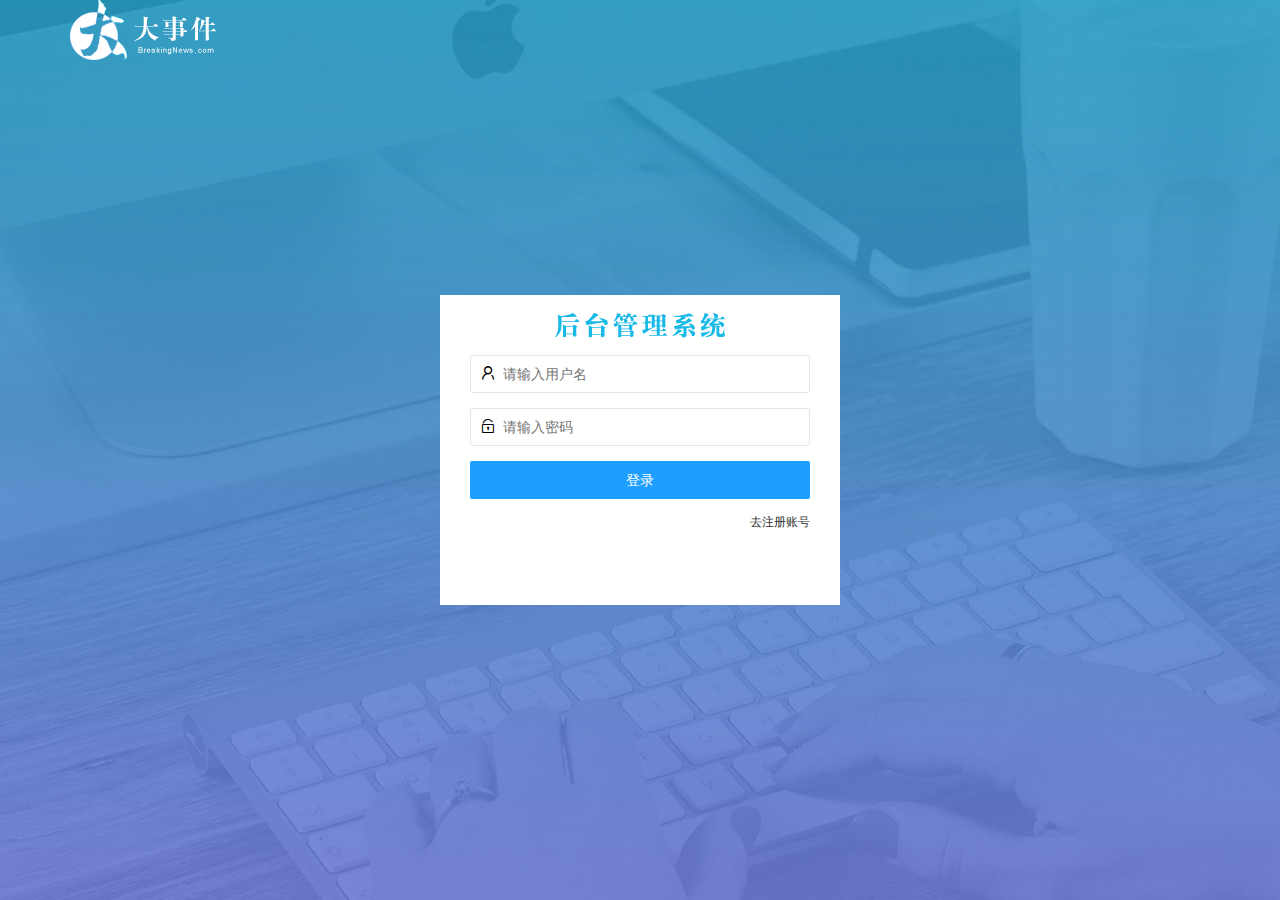
<file: login.html>
<!DOCTYPE html>
<html lang="en">
  <head>
    <meta charset="UTF-8" />
    <meta name="viewport" content="width=device-width, initial-scale=1.0" />
    <title>大事件-登录/注册</title>
    <link rel="stylesheet" href="./assets/lib/layui/css/layui.css" />
    <link rel="stylesheet" href="./assets/css/login.css" />
  </head>
  <body>
    <!-- 头部的logo区域 -->
    <div class="layui-main">
      <img src="/assets/images/logo.png" alt="" />
    </div>
    <!-- 登录注册区域 -->
    <div class="loginAndRegBox">
      <div class="title-box"></div>
      <!-- 登录区域 -->
      <div class="login-box">
        <!-- 登录的表单 -->
        <form class="layui-form" id="form-login">
          <!-- 用户名 -->
          <div class="layui-form-item">
            <i class="layui-icon layui-icon-username"></i>
            <input
              type="text"
              name="username"
              required
              lay-verify="required"
              placeholder="请输入用户名"
              autocomplete="off"
              class="layui-input"
            />
          </div>
          <!-- 密码 -->
          <div class="layui-form-item">
            <i class="layui-icon layui-icon-password"></i>
            <input
              type="password"
              name="password"
              required
              lay-verify="required|pwd"
              placeholder="请输入密码"
              autocomplete="off"
              class="layui-input"
            />
          </div>
          <!-- 登录按钮 -->
          <div class="layui-form-item">
            <!-- 注意：表单提交按钮和普通按钮的区别，就是 lay-submit 属性 -->
            <!-- layui-btn-fluid 是一行填充 -->
            <button class="layui-btn layui-btn-fluid layui-btn-normal" lay-submit>登录</button>
          </div>
          <!-- 链接 -->
          <div class="layui-form-item links">
            <a href="javascript:;" id="link-reg">去注册账号</a>
          </div>
        </form>
      </div>
      <!-- 注册区域 -->
      <div class="reg-box">
        <!-- 注册的表单 -->
        <form class="layui-form" id="form-reg">
          <!-- 用户名 -->
          <div class="layui-form-item">
            <i class="layui-icon layui-icon-username"></i>
            <input
              type="text"
              name="username"
              required
              lay-verify="required"
              placeholder="请输入用户名"
              autocomplete="off"
              class="layui-input"
            />
          </div>
          <!-- 密码 -->
          <div class="layui-form-item">
            <i class="layui-icon layui-icon-password"></i>
            <input
              type="password"
              name="password"
              required
              lay-verify="required|pwd"
              placeholder="请输入密码"
              autocomplete="off"
              class="layui-input"
            />
          </div>
          <!-- 确认密码 -->
          <div class="layui-form-item">
            <i class="layui-icon layui-icon-password"></i>
            <input
              type="password"
              name="repassword"
              required
              lay-verify="required|pwd|repwd"
              placeholder="再次确认密码"
              autocomplete="off"
              class="layui-input"
            />
          </div>
          <!-- 注册按钮 -->
          <div class="layui-form-item">
            <!-- 注意：表单提交按钮和普通按钮的区别，就是 lay-submit 属性 -->
            <!-- layui-btn-fluid 是一行填充 -->
            <button class="layui-btn layui-btn-fluid layui-btn-normal" lay-submit>注册</button>
          </div>
          <!-- 链接 -->
          <div class="layui-form-item links">
            <a href="javascript:;" id="link-login">去登录</a>
          </div>
        </form>
      </div>
    </div>
    <!-- 导入layui 的js文件 -->
    <script src="./assets/lib/layui/layui.all.js"></script>
    <!-- 导入jquery  -->
    <script src="/assets/lib/jquery.js"></script>
    <!-- 导入 baseAPI  -->
    <script src="./assets/js/baseAPI.js"></script>
    <!-- 导入自己的 javascript 脚本 -->
    <script src="/assets/js/login.js"></script>
  </body>
</html>
</file>
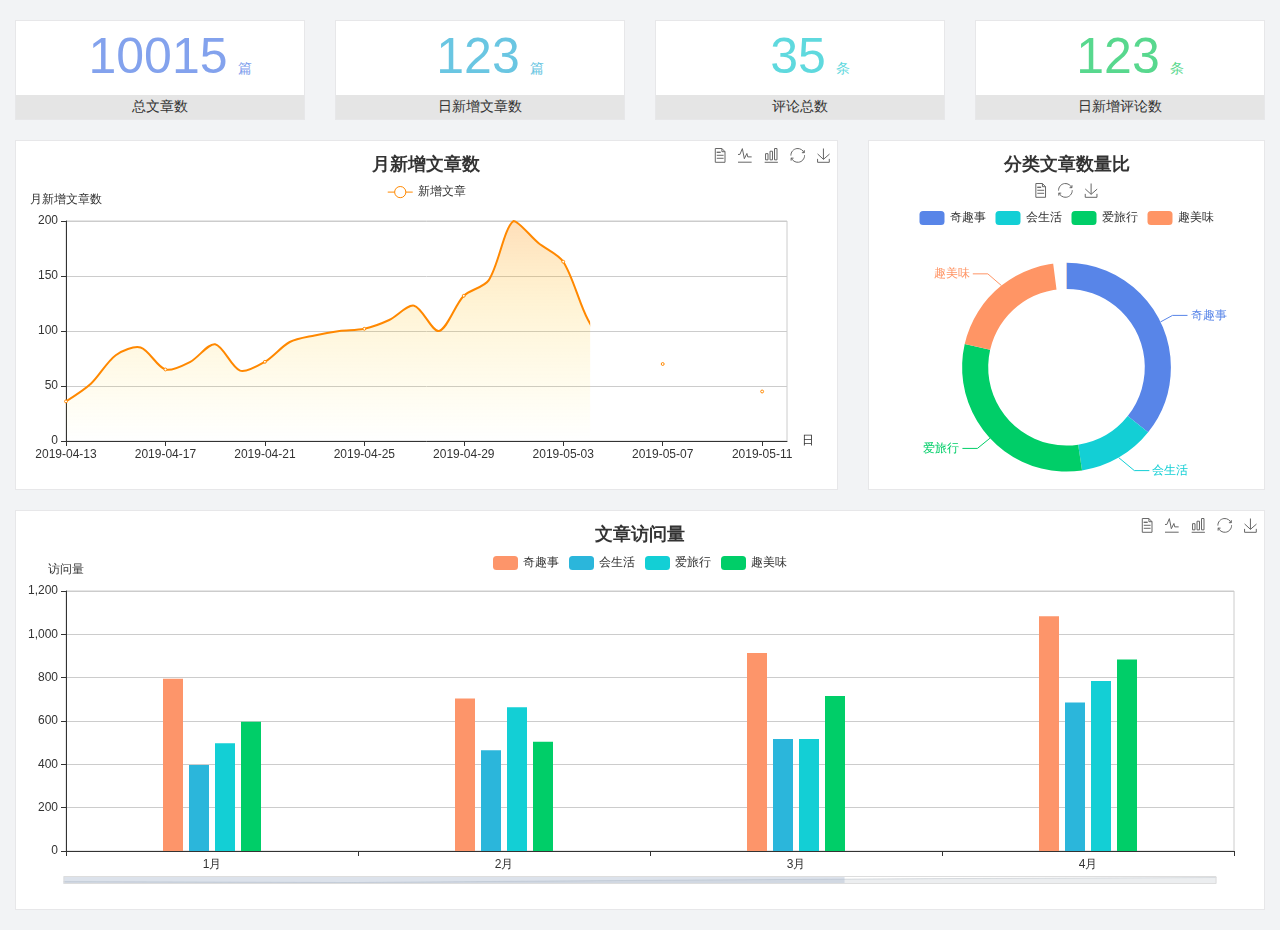
<file: home/dashboard.html>
<!DOCTYPE html>
<html lang="en">

<head>
  <meta charset="UTF-8">
  <meta name="viewport" content="width=device-width, initial-scale=1.0">
  <meta http-equiv="X-UA-Compatible" content="ie=edge">
  <title>图表统计</title>
  <link rel="stylesheet" href="../../assets/lib/bootstrap.css" />
  <link rel="stylesheet" href="../../assets/lib/main.css" />
  <script src="../../assets/lib/jquery.js"></script>
  <script type="text/javascript" src="../../assets/lib/echarts.min.js"></script>
</head>

<body>
  <div class="container-fluid">
    <div class="row spannel_list">
      <div class="col-sm-3 col-xs-6">
        <div class="spannel">
          <em>10015</em><span>篇</span>
          <b>总文章数</b>
        </div>
      </div>
      <div class="col-sm-3 col-xs-6">
        <div class="spannel scolor01">
          <em>123</em><span>篇</span>
          <b>日新增文章数</b>
        </div>
      </div>
      <div class="col-sm-3 col-xs-6">
        <div class="spannel scolor02">
          <em>35</em><span>条</span>
          <b>评论总数</b>
        </div>
      </div>
      <div class="col-sm-3 col-xs-6">
        <div class="spannel scolor03">
          <em>123</em><span>条</span>
          <b>日新增评论数</b>
        </div>
      </div>
    </div>
  </div>

  <div class="container-fluid">
    <div class="row curve-pie">
      <div class="col-lg-8 col-md-8">
        <div class="gragh_pannel" id="curve_show"></div>
      </div>
      <div class="col-lg-4 col-md-4">
        <div class="gragh_pannel" id="pie_show"></div>
      </div>
    </div>
  </div>

  <div class="container-fluid">
    <div class="column_pannel" id="column_show"></div>
  </div>

  <script>
    var oChart = echarts.init(document.getElementById('curve_show'));
    var aList_all = [
      { 'count': 36, 'date': '2019-04-13' },
      { 'count': 52, 'date': '2019-04-14' },
      { 'count': 78, 'date': '2019-04-15' },
      { 'count': 85, 'date': '2019-04-16' },
      { 'count': 65, 'date': '2019-04-17' },
      { 'count': 72, 'date': '2019-04-18' },
      { 'count': 88, 'date': '2019-04-19' },
      { 'count': 64, 'date': '2019-04-20' },
      { 'count': 72, 'date': '2019-04-21' },
      { 'count': 90, 'date': '2019-04-22' },
      { 'count': 96, 'date': '2019-04-23' },
      { 'count': 100, 'date': '2019-04-24' },
      { 'count': 102, 'date': '2019-04-25' },
      { 'count': 110, 'date': '2019-04-26' },
      { 'count': 123, 'date': '2019-04-27' },
      { 'count': 100, 'date': '2019-04-28' },
      { 'count': 132, 'date': '2019-04-29' },
      { 'count': 146, 'date': '2019-04-30' },
      { 'count': 200, 'date': '2019-05-01' },
      { 'count': 180, 'date': '2019-05-02' },
      { 'count': 163, 'date': '2019-05-03' },
      { 'count': 110, 'date': '2019-05-04' },
      { 'count': 80, 'date': '2019-05-05' },
      { 'count': 82, 'date': '2019-05-06' },
      { 'count': 70, 'date': '2019-05-07' },
      { 'count': 65, 'date': '2019-05-08' },
      { 'count': 54, 'date': '2019-05-09' },
      { 'count': 40, 'date': '2019-05-10' },
      { 'count': 45, 'date': '2019-05-11' },
      { 'count': 38, 'date': '2019-05-12' },
    ];

    let aCount = [];
    let aDate = [];

    for (var i = 0; i < aList_all.length; i++) {
      aCount.push(aList_all[i].count);
      aDate.push(aList_all[i].date);
    }

    var chartopt = {
      title: {
        text: '月新增文章数',
        left: 'center',
        top: '10'
      },
      tooltip: {
        trigger: 'axis'
      },
      legend: {
        data: ['新增文章'],
        top: '40'
      },
      toolbox: {
        show: true,
        feature: {
          mark: { show: true },
          dataView: { show: true, readOnly: false },
          magicType: { show: true, type: ['line', 'bar'] },
          restore: { show: true },
          saveAsImage: { show: true }
        }
      },
      calculable: true,
      xAxis: [
        {
          name: '日',
          type: 'category',
          boundaryGap: false,
          data: aDate
        }
      ],
      yAxis: [
        {
          name: '月新增文章数',
          type: 'value'
        }
      ],
      series: [
        {
          name: '新增文章',
          type: 'line',
          smooth: true,
          itemStyle: { normal: { areaStyle: { type: 'default' }, color: '#f80' }, lineStyle: { color: '#f80' } },
          data: aCount
        }],
      areaStyle: {
        normal: {
          color: new echarts.graphic.LinearGradient(0, 0, 0, 1, [{
            offset: 0,
            color: 'rgba(255,136,0,0.39)'
          }, {
            offset: .34,
            color: 'rgba(255,180,0,0.25)'
          }, {
            offset: 1,
            color: 'rgba(255,222,0,0.00)'
          }])

        }
      },
      grid: {
        show: true,
        x: 50,
        x2: 50,
        y: 80,
        height: 220
      }
    };

    oChart.setOption(chartopt);


    var oPie = echarts.init(document.getElementById('pie_show'));
    var oPieopt =
    {
      title: {
        top: 10,
        text: '分类文章数量比',
        x: 'center'
      },
      tooltip: {
        trigger: 'item',
        formatter: "{a} <br/>{b} : {c} ({d}%)"
      },
      color: ['#5885e8', '#13cfd5', '#00ce68', '#ff9565'],
      legend: {
        x: 'center',
        top: 65,
        data: ['奇趣事', '会生活', '爱旅行', '趣美味']
      },
      toolbox: {
        show: true,
        x: 'center',
        top: 35,
        feature: {
          mark: { show: true },
          dataView: { show: true, readOnly: false },
          magicType: {
            show: true,
            type: ['pie', 'funnel'],
            option: {
              funnel: {
                x: '25%',
                width: '50%',
                funnelAlign: 'left',
                max: 1548
              }
            }
          },
          restore: { show: true },
          saveAsImage: { show: true }
        }
      },
      calculable: true,
      series: [
        {
          name: '访问来源',
          type: 'pie',
          radius: ['45%', '60%'],
          center: ['50%', '65%'],
          data: [
            { value: 300, name: '奇趣事' },
            { value: 100, name: '会生活' },
            { value: 260, name: '爱旅行' },
            { value: 180, name: '趣美味' }
          ]
        }
      ]
    };
    oPie.setOption(oPieopt);



    var oColumn = this.echarts.init(document.getElementById('column_show'));
    var oColumnopt =
    {
      title: {
        text: '文章访问量',
        left: 'center',
        top: '10'
      },
      tooltip: {
        trigger: 'axis'
      },
      legend: {
        data: ['奇趣事', '会生活', '爱旅行', '趣美味'],
        top: '40'
      },
      toolbox: {
        show: true,
        feature: {
          mark: { show: true },
          dataView: { show: true, readOnly: false },
          magicType: { show: true, type: ['line', 'bar'] },
          restore: { show: true },
          saveAsImage: { show: true }
        }
      },
      calculable: true,
      xAxis: [
        {
          type: 'category',
          data: ['1月', '2月', '3月', '4月', '5月']
        }
      ],
      yAxis: [
        {
          name: '访问量',
          type: 'value'
        }
      ],
      series: [
        {
          name: '奇趣事',
          type: 'bar',
          barWidth: 20,
          itemStyle: {
            normal: { areaStyle: { type: 'default' }, color: '#fd956a' }
          },
          data: [800, 708, 920, 1090, 1200]
        },
        {
          name: '会生活',
          type: 'bar',
          barWidth: 20,
          itemStyle: {
            normal: { areaStyle: { type: 'default' }, color: '#2bb6db' }
          },
          data: [400, 468, 520, 690, 800]
        },
        {
          name: '爱旅行',
          type: 'bar',
          barWidth: 20,
          itemStyle: {
            normal: { areaStyle: { type: 'default' }, color: '#13cfd5' }
          },
          data: [500, 668, 520, 790, 900]
        },
        {
          name: '趣美味',
          type: 'bar',
          barWidth: 20,
          itemStyle: {
            normal: { areaStyle: { type: 'default' }, color: '#00ce68' }
          },
          data: [600, 508, 720, 890, 1000]
        }
      ],
      grid: {
        show: true,
        x: 50,
        x2: 30,
        y: 80,
        height: 260
      },
      dataZoom: [//给x轴设置滚动条
        {
          start: 0,//默认为0
          end: 100 - 1000 / 31,//默认为100
          type: 'slider',
          show: true,
          xAxisIndex: [0],
          handleSize: 0,//滑动条的 左右2个滑动条的大小
          height: 8,//组件高度
          left: 45, //左边的距离
          right: 50,//右边的距离
          bottom: 26,//右边的距离
          handleColor: '#ddd',//h滑动图标的颜色
          handleStyle: {
            borderColor: "#cacaca",
            borderWidth: "1",
            shadowBlur: 2,
            background: "#ddd",
            shadowColor: "#ddd",
          }
        }]
    };
    oColumn.setOption(oColumnopt);
  </script>
</body>

</html>
</file>
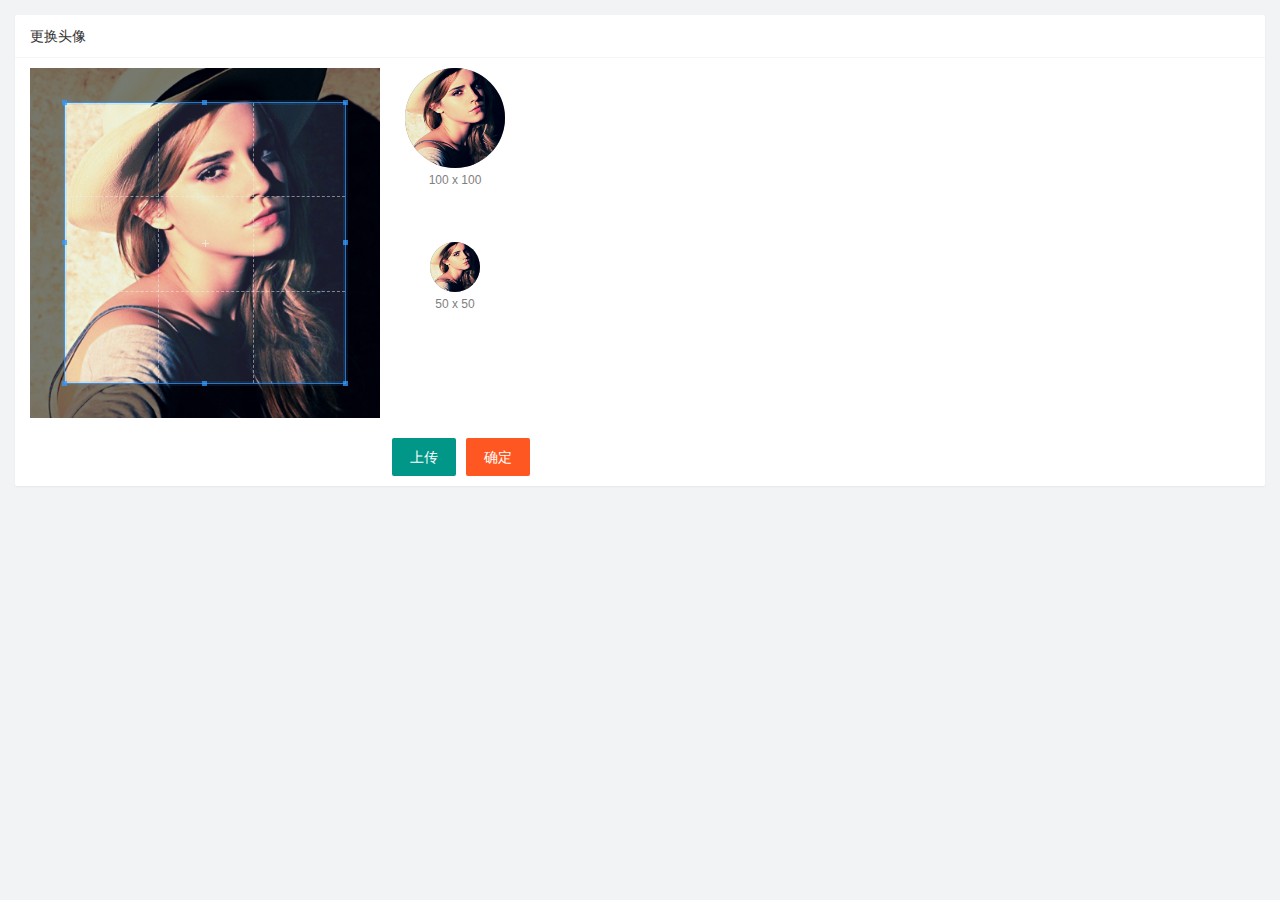
<file: user/user_avatar.html>
<!DOCTYPE html>
<html lang="en">
  <head>
    <meta charset="UTF-8" />
    <meta name="viewport" content="width=device-width, initial-scale=1.0" />
    <title>Document</title>
    <link rel="stylesheet" href="/assets/lib/layui/css/layui.css" />
    <link rel="stylesheet" href="/assets/lib/cropper/cropper.css" />
    <link rel="stylesheet" href="/assets/css/user/user_avatar.css" />
  </head>
  <body>
    <!-- 卡片区域 -->
    <div class="layui-card">
      <div class="layui-card-header">更换头像</div>
      <div class="layui-card-body">
        <!-- 第一行的图片裁剪和预览区域 -->
        <div class="row1">
          <!-- 图片裁剪区域 -->
          <div class="cropper-box">
            <!-- 这个 img 标签很重要，将来会把它初始化为裁剪区域 -->
            <img id="image" src="/assets/images/sample.jpg" />
          </div>
          <!-- 图片的预览区域 -->
          <div class="preview-box">
            <div>
              <!-- 宽高为 100px 的预览区域 -->
              <div class="img-preview w100"></div>
              <p class="size">100 x 100</p>
            </div>
            <div>
              <!-- 宽高为 50px 的预览区域 -->
              <div class="img-preview w50"></div>
              <p class="size">50 x 50</p>
            </div>
          </div>
        </div>

        <!-- 第二行的按钮区域 -->
        <div class="row2">
          <!-- 通过accept 属性，可以指定，允许用户选择什么类型的文件 -->
          <input type="file" id="file" accept="image/png,image/jpeg" />
          <button type="button" class="layui-btn" id="btnChooseImage">上传</button>
          <button type="button" class="layui-btn layui-btn-danger" id="btnUpload">确定</button>
        </div>
      </div>
    </div>
    <script src="/assets/lib/layui/layui.all.js"></script>
    <script src="/assets/lib/jquery.js"></script>
    <script src="/assets/lib/cropper/Cropper.js"></script>
    <script src="/assets/lib/cropper/jquery-cropper.js"></script>
    <script src="/assets/js/baseAPI.js"></script>
    <script src="/assets/js/user/user_avatar.js"></script>
  </body>
</html>
</file>
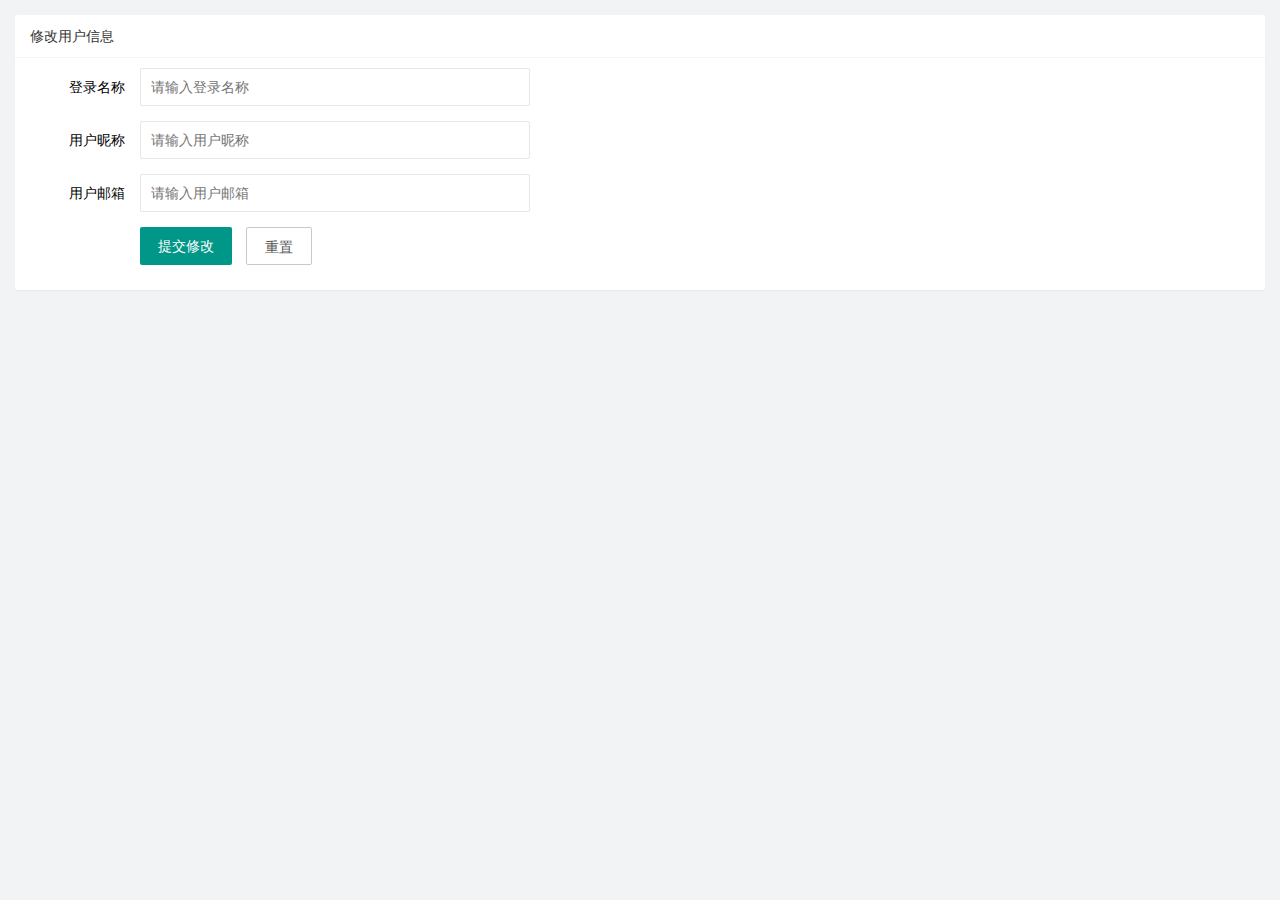
<file: user/user_info.html>
<!DOCTYPE html>
<html lang="en">
  <head>
    <meta charset="UTF-8" />
    <meta name="viewport" content="width=device-width, initial-scale=1.0" />
    <title>Document</title>
    <!-- 导入layui 的CSS样式 -->
    <link rel="stylesheet" href="/assets/lib/layui/css/layui.css" />
    <!-- 导入自己的CSS样式 -->
    <link rel="stylesheet" href="/assets/css/user/user_info.css" />
  </head>
  <body>
    <div class="layui-card">
      <div class="layui-card-header">修改用户信息</div>
      <div class="layui-card-body">
        <!-- form 表单区域 -->
        <form class="layui-form" lay-filter="formUserInfo">
          <!-- 这是隐藏域 -->
          <input type="hidden" name="id" value="" />
          <div class="layui-form-item">
            <label class="layui-form-label">登录名称</label>
            <div class="layui-input-block">
              <input
                type="text"
                name="username"
                required
                lay-verify="required"
                placeholder="请输入登录名称"
                autocomplete="off"
                class="layui-input"
                readonly
              />
            </div>
          </div>
          <div class="layui-form-item">
            <label class="layui-form-label">用户昵称</label>
            <div class="layui-input-block">
              <input
                type="text"
                name="nickname"
                required
                lay-verify="required|nickname"
                placeholder="请输入用户昵称"
                autocomplete="off"
                class="layui-input"
              />
            </div>
          </div>
          <div class="layui-form-item">
            <label class="layui-form-label">用户邮箱</label>
            <div class="layui-input-block">
              <input
                type="text"
                name="email"
                required
                lay-verify="required|email"
                placeholder="请输入用户邮箱"
                autocomplete="off"
                class="layui-input"
              />
            </div>
          </div>
          <div class="layui-form-item">
            <div class="layui-input-block">
              <button class="layui-btn" lay-submit lay-filter="formDemo">提交修改</button>
              <button type="reset" class="layui-btn layui-btn-primary" id="btnReset">重置</button>
            </div>
          </div>
        </form>
      </div>
    </div>

    <script src="/assets/lib/layui/layui.all.js"></script>
    <script src="/assets/lib/jquery.js"></script>
    <script src="/assets/js/baseAPI.js"></script>
    <script src="/assets/js/user/user_info.js"></script>
  </body>
</html>
</file>
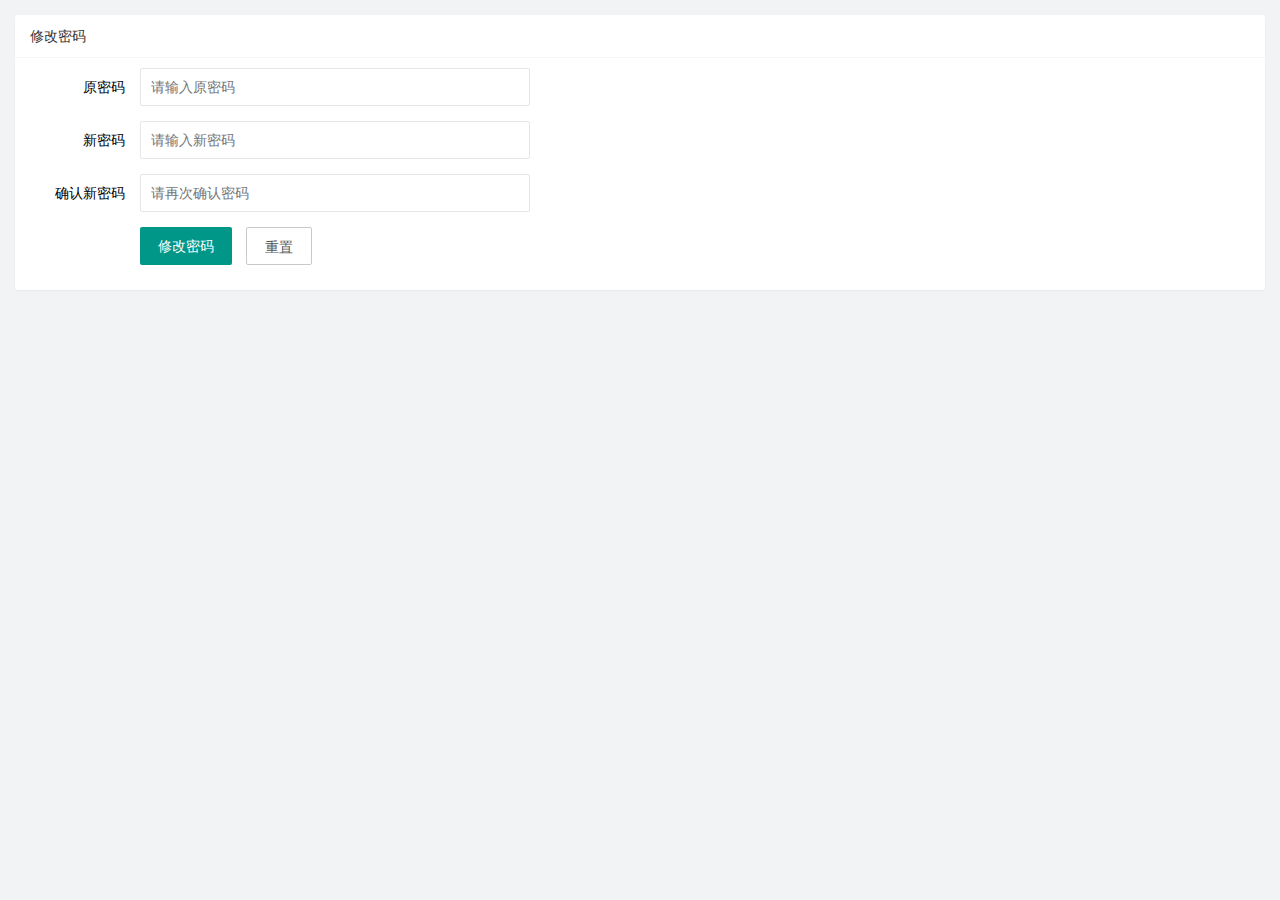
<file: user/user_pwd.html>
<!DOCTYPE html>
<html lang="en">
  <head>
    <meta charset="UTF-8" />
    <meta name="viewport" content="width=device-width, initial-scale=1.0" />
    <title>Document</title>
    <link rel="stylesheet" href="/assets/lib/layui/css/layui.css" />
    <link rel="stylesheet" href="/assets/css/user/user_pwd.css" />
  </head>
  <body>
    <!-- 卡片区域 -->
    <div class="layui-card">
      <div class="layui-card-header">修改密码</div>
      <div class="layui-card-body">
        <form class="layui-form">
          <div class="layui-form-item">
            <label class="layui-form-label">原密码</label>
            <div class="layui-input-block">
              <input
                type="password"
                name="oldPwd"
                required
                lay-verify="required|pwd"
                placeholder="请输入原密码"
                autocomplete="off"
                class="layui-input"
              />
            </div>
          </div>
          <div class="layui-form-item">
            <label class="layui-form-label">新密码</label>
            <div class="layui-input-block">
              <input
                type="password"
                name="newPwd"
                required
                lay-verify="required|pwd|samePwd"
                placeholder="请输入新密码"
                autocomplete="off"
                class="layui-input"
              />
            </div>
          </div>
          <div class="layui-form-item">
            <label class="layui-form-label">确认新密码</label>
            <div class="layui-input-block">
              <input
                type="password"
                name="rePwd"
                required
                lay-verify="required|pwd|rePwd"
                placeholder="请再次确认密码"
                autocomplete="off"
                class="layui-input"
              />
            </div>
          </div>
          <div class="layui-form-item">
            <div class="layui-input-block">
              <button class="layui-btn" lay-submit lay-filter="formDemo">修改密码</button>
              <button type="reset" class="layui-btn layui-btn-primary">重置</button>
            </div>
          </div>
        </form>
      </div>
    </div>
    <script src="/assets/lib/layui/layui.all.js"></script>
    <script src="/assets/lib/jquery.js"></script>
    <script src="/assets/js/baseAPI.js"></script>
    <script src="/assets/js/user/user_pwd.js"></script>
  </body>
</html>
</file>
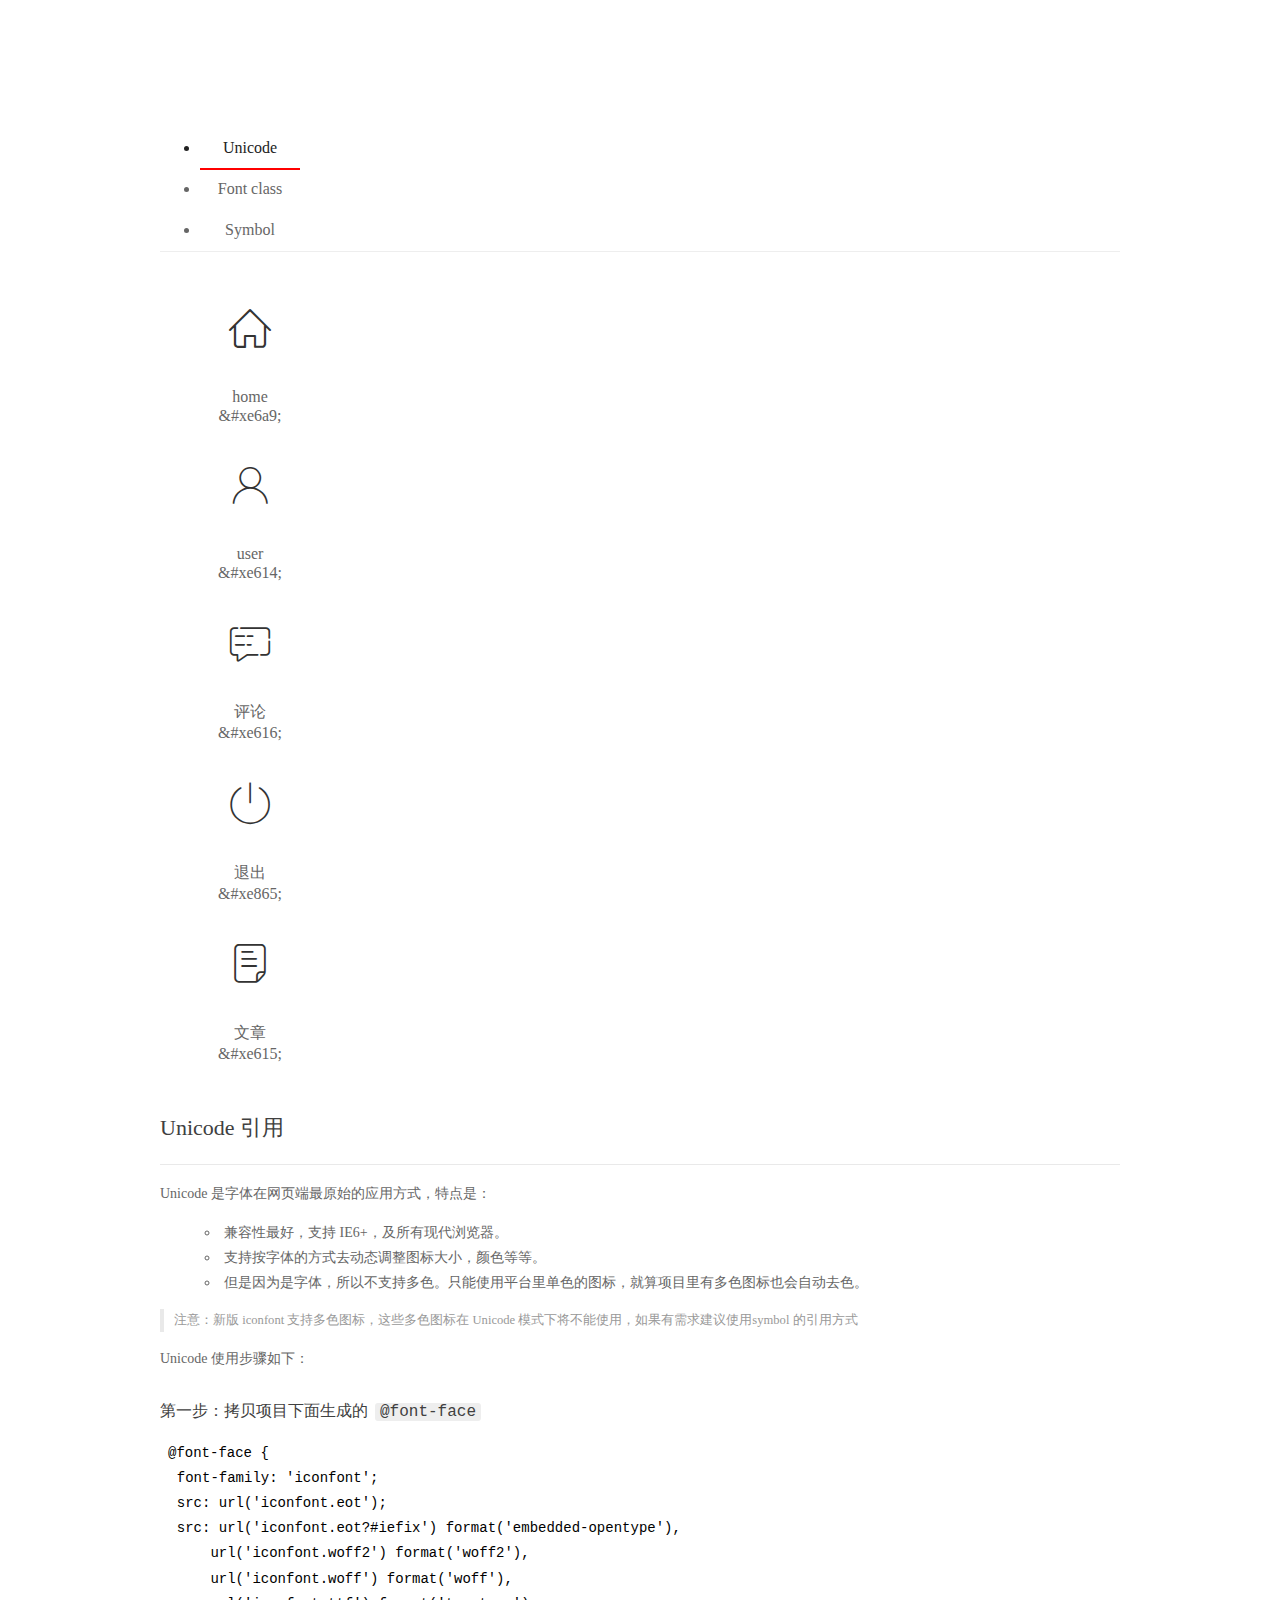
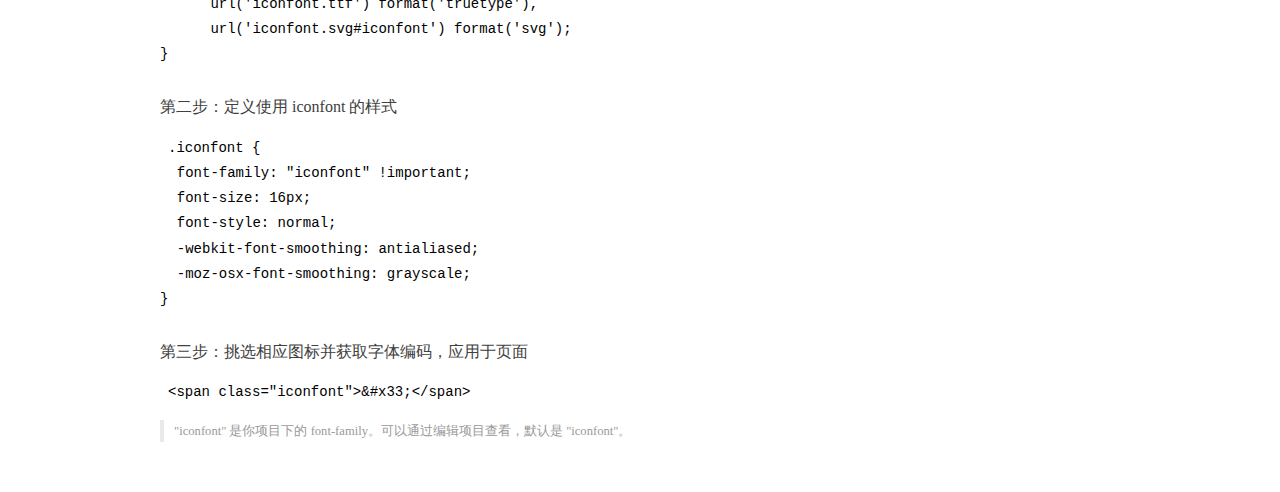
<file: assets/fonts/demo_index.html>
<!DOCTYPE html>
<html>
<head>
  <meta charset="utf-8"/>
  <title>IconFont Demo</title>
  <link rel="shortcut icon" href="https://gtms04.alicdn.com/tps/i4/TB1_oz6GVXXXXaFXpXXJDFnIXXX-64-64.ico" type="image/x-icon"/>
  <link rel="stylesheet" href="https://g.alicdn.com/thx/cube/1.3.2/cube.min.css">
  <link rel="stylesheet" href="demo.css">
  <link rel="stylesheet" href="iconfont.css">
  <script src="iconfont.js"></script>
  <!-- jQuery -->
  <script src="https://a1.alicdn.com/oss/uploads/2018/12/26/7bfddb60-08e8-11e9-9b04-53e73bb6408b.js"></script>
  <!-- 代码高亮 -->
  <script src="https://a1.alicdn.com/oss/uploads/2018/12/26/a3f714d0-08e6-11e9-8a15-ebf944d7534c.js"></script>
</head>
<body>
  <div class="main">
    <h1 class="logo"><a href="https://www.iconfont.cn/" title="iconfont 首页" target="_blank">&#xe86b;</a></h1>
    <div class="nav-tabs">
      <ul id="tabs" class="dib-box">
        <li class="dib active"><span>Unicode</span></li>
        <li class="dib"><span>Font class</span></li>
        <li class="dib"><span>Symbol</span></li>
      </ul>
      
    </div>
    <div class="tab-container">
      <div class="content unicode" style="display: block;">
          <ul class="icon_lists dib-box">
          
            <li class="dib">
              <span class="icon iconfont">&#xe6a9;</span>
                <div class="name">home</div>
                <div class="code-name">&amp;#xe6a9;</div>
              </li>
          
            <li class="dib">
              <span class="icon iconfont">&#xe614;</span>
                <div class="name">user</div>
                <div class="code-name">&amp;#xe614;</div>
              </li>
          
            <li class="dib">
              <span class="icon iconfont">&#xe616;</span>
                <div class="name">评论</div>
                <div class="code-name">&amp;#xe616;</div>
              </li>
          
            <li class="dib">
              <span class="icon iconfont">&#xe865;</span>
                <div class="name">退出</div>
                <div class="code-name">&amp;#xe865;</div>
              </li>
          
            <li class="dib">
              <span class="icon iconfont">&#xe615;</span>
                <div class="name">文章</div>
                <div class="code-name">&amp;#xe615;</div>
              </li>
          
          </ul>
          <div class="article markdown">
          <h2 id="unicode-">Unicode 引用</h2>
          <hr>

          <p>Unicode 是字体在网页端最原始的应用方式，特点是：</p>
          <ul>
            <li>兼容性最好，支持 IE6+，及所有现代浏览器。</li>
            <li>支持按字体的方式去动态调整图标大小，颜色等等。</li>
            <li>但是因为是字体，所以不支持多色。只能使用平台里单色的图标，就算项目里有多色图标也会自动去色。</li>
          </ul>
          <blockquote>
            <p>注意：新版 iconfont 支持多色图标，这些多色图标在 Unicode 模式下将不能使用，如果有需求建议使用symbol 的引用方式</p>
          </blockquote>
          <p>Unicode 使用步骤如下：</p>
          <h3 id="-font-face">第一步：拷贝项目下面生成的 <code>@font-face</code></h3>
<pre><code class="language-css"
>@font-face {
  font-family: 'iconfont';
  src: url('iconfont.eot');
  src: url('iconfont.eot?#iefix') format('embedded-opentype'),
      url('iconfont.woff2') format('woff2'),
      url('iconfont.woff') format('woff'),
      url('iconfont.ttf') format('truetype'),
      url('iconfont.svg#iconfont') format('svg');
}
</code></pre>
          <h3 id="-iconfont-">第二步：定义使用 iconfont 的样式</h3>
<pre><code class="language-css"
>.iconfont {
  font-family: "iconfont" !important;
  font-size: 16px;
  font-style: normal;
  -webkit-font-smoothing: antialiased;
  -moz-osx-font-smoothing: grayscale;
}
</code></pre>
          <h3 id="-">第三步：挑选相应图标并获取字体编码，应用于页面</h3>
<pre>
<code class="language-html"
>&lt;span class="iconfont"&gt;&amp;#x33;&lt;/span&gt;
</code></pre>
          <blockquote>
            <p>"iconfont" 是你项目下的 font-family。可以通过编辑项目查看，默认是 "iconfont"。</p>
          </blockquote>
          </div>
      </div>
      <div class="content font-class">
        <ul class="icon_lists dib-box">
          
          <li class="dib">
            <span class="icon iconfont icon-home"></span>
            <div class="name">
              home
            </div>
            <div class="code-name">.icon-home
            </div>
          </li>
          
          <li class="dib">
            <span class="icon iconfont icon-user"></span>
            <div class="name">
              user
            </div>
            <div class="code-name">.icon-user
            </div>
          </li>
          
          <li class="dib">
            <span class="icon iconfont icon-pinglun"></span>
            <div class="name">
              评论
            </div>
            <div class="code-name">.icon-pinglun
            </div>
          </li>
          
          <li class="dib">
            <span class="icon iconfont icon-tuichu"></span>
            <div class="name">
              退出
            </div>
            <div class="code-name">.icon-tuichu
            </div>
          </li>
          
          <li class="dib">
            <span class="icon iconfont icon-16"></span>
            <div class="name">
              文章
            </div>
            <div class="code-name">.icon-16
            </div>
          </li>
          
        </ul>
        <div class="article markdown">
        <h2 id="font-class-">font-class 引用</h2>
        <hr>

        <p>font-class 是 Unicode 使用方式的一种变种，主要是解决 Unicode 书写不直观，语意不明确的问题。</p>
        <p>与 Unicode 使用方式相比，具有如下特点：</p>
        <ul>
          <li>兼容性良好，支持 IE8+，及所有现代浏览器。</li>
          <li>相比于 Unicode 语意明确，书写更直观。可以很容易分辨这个 icon 是什么。</li>
          <li>因为使用 class 来定义图标，所以当要替换图标时，只需要修改 class 里面的 Unicode 引用。</li>
          <li>不过因为本质上还是使用的字体，所以多色图标还是不支持的。</li>
        </ul>
        <p>使用步骤如下：</p>
        <h3 id="-fontclass-">第一步：引入项目下面生成的 fontclass 代码：</h3>
<pre><code class="language-html">&lt;link rel="stylesheet" href="./iconfont.css"&gt;
</code></pre>
        <h3 id="-">第二步：挑选相应图标并获取类名，应用于页面：</h3>
<pre><code class="language-html">&lt;span class="iconfont icon-xxx"&gt;&lt;/span&gt;
</code></pre>
        <blockquote>
          <p>"
            iconfont" 是你项目下的 font-family。可以通过编辑项目查看，默认是 "iconfont"。</p>
        </blockquote>
      </div>
      </div>
      <div class="content symbol">
          <ul class="icon_lists dib-box">
          
            <li class="dib">
                <svg class="icon svg-icon" aria-hidden="true">
                  <use xlink:href="#icon-home"></use>
                </svg>
                <div class="name">home</div>
                <div class="code-name">#icon-home</div>
            </li>
          
            <li class="dib">
                <svg class="icon svg-icon" aria-hidden="true">
                  <use xlink:href="#icon-user"></use>
                </svg>
                <div class="name">user</div>
                <div class="code-name">#icon-user</div>
            </li>
          
            <li class="dib">
                <svg class="icon svg-icon" aria-hidden="true">
                  <use xlink:href="#icon-pinglun"></use>
                </svg>
                <div class="name">评论</div>
                <div class="code-name">#icon-pinglun</div>
            </li>
          
            <li class="dib">
                <svg class="icon svg-icon" aria-hidden="true">
                  <use xlink:href="#icon-tuichu"></use>
                </svg>
                <div class="name">退出</div>
                <div class="code-name">#icon-tuichu</div>
            </li>
          
            <li class="dib">
                <svg class="icon svg-icon" aria-hidden="true">
                  <use xlink:href="#icon-16"></use>
                </svg>
                <div class="name">文章</div>
                <div class="code-name">#icon-16</div>
            </li>
          
          </ul>
          <div class="article markdown">
          <h2 id="symbol-">Symbol 引用</h2>
          <hr>

          <p>这是一种全新的使用方式，应该说这才是未来的主流，也是平台目前推荐的用法。相关介绍可以参考这篇<a href="">文章</a>
            这种用法其实是做了一个 SVG 的集合，与另外两种相比具有如下特点：</p>
          <ul>
            <li>支持多色图标了，不再受单色限制。</li>
            <li>通过一些技巧，支持像字体那样，通过 <code>font-size</code>, <code>color</code> 来调整样式。</li>
            <li>兼容性较差，支持 IE9+，及现代浏览器。</li>
            <li>浏览器渲染 SVG 的性能一般，还不如 png。</li>
          </ul>
          <p>使用步骤如下：</p>
          <h3 id="-symbol-">第一步：引入项目下面生成的 symbol 代码：</h3>
<pre><code class="language-html">&lt;script src="./iconfont.js"&gt;&lt;/script&gt;
</code></pre>
          <h3 id="-css-">第二步：加入通用 CSS 代码（引入一次就行）：</h3>
<pre><code class="language-html">&lt;style&gt;
.icon {
  width: 1em;
  height: 1em;
  vertical-align: -0.15em;
  fill: currentColor;
  overflow: hidden;
}
&lt;/style&gt;
</code></pre>
          <h3 id="-">第三步：挑选相应图标并获取类名，应用于页面：</h3>
<pre><code class="language-html">&lt;svg class="icon" aria-hidden="true"&gt;
  &lt;use xlink:href="#icon-xxx"&gt;&lt;/use&gt;
&lt;/svg&gt;
</code></pre>
          </div>
      </div>

    </div>
  </div>
  <script>
  $(document).ready(function () {
      $('.tab-container .content:first').show()

      $('#tabs li').click(function (e) {
        var tabContent = $('.tab-container .content')
        var index = $(this).index()

        if ($(this).hasClass('active')) {
          return
        } else {
          $('#tabs li').removeClass('active')
          $(this).addClass('active')

          tabContent.hide().eq(index).fadeIn()
        }
      })
    })
  </script>
</body>
</html>
</file>
<file: assets/lib/layui/css/layui.css>
/** layui-v2.5.5 MIT License By https://www.layui.com */
 .layui-inline,img{display:inline-block;vertical-align:middle}h1,h2,h3,h4,h5,h6{font-weight:400}.layui-edge,.layui-header,.layui-inline,.layui-main{position:relative}.layui-body,.layui-edge,.layui-elip{overflow:hidden}.layui-btn,.layui-edge,.layui-inline,img{vertical-align:middle}.layui-btn,.layui-disabled,.layui-icon,.layui-unselect{-moz-user-select:none;-webkit-user-select:none;-ms-user-select:none}.layui-elip,.layui-form-checkbox span,.layui-form-pane .layui-form-label{text-overflow:ellipsis;white-space:nowrap}.layui-breadcrumb,.layui-tree-btnGroup{visibility:hidden}blockquote,body,button,dd,div,dl,dt,form,h1,h2,h3,h4,h5,h6,input,li,ol,p,pre,td,textarea,th,ul{margin:0;padding:0;-webkit-tap-highlight-color:rgba(0,0,0,0)}a:active,a:hover{outline:0}img{border:none}li{list-style:none}table{border-collapse:collapse;border-spacing:0}h4,h5,h6{font-size:100%}button,input,optgroup,option,select,textarea{font-family:inherit;font-size:inherit;font-style:inherit;font-weight:inherit;outline:0}pre{white-space:pre-wrap;white-space:-moz-pre-wrap;white-space:-pre-wrap;white-space:-o-pre-wrap;word-wrap:break-word}body{line-height:24px;font:14px Helvetica Neue,Helvetica,PingFang SC,Tahoma,Arial,sans-serif}hr{height:1px;margin:10px 0;border:0;clear:both}a{color:#333;text-decoration:none}a:hover{color:#777}a cite{font-style:normal;*cursor:pointer}.layui-border-box,.layui-border-box *{box-sizing:border-box}.layui-box,.layui-box *{box-sizing:content-box}.layui-clear{clear:both;*zoom:1}.layui-clear:after{content:'\20';clear:both;*zoom:1;display:block;height:0}.layui-inline{*display:inline;*zoom:1}.layui-edge{display:inline-block;width:0;height:0;border-width:6px;border-style:dashed;border-color:transparent}.layui-edge-top{top:-4px;border-bottom-color:#999;border-bottom-style:solid}.layui-edge-right{border-left-color:#999;border-left-style:solid}.layui-edge-bottom{top:2px;border-top-color:#999;border-top-style:solid}.layui-edge-left{border-right-color:#999;border-right-style:solid}.layui-disabled,.layui-disabled:hover{color:#d2d2d2!important;cursor:not-allowed!important}.layui-circle{border-radius:100%}.layui-show{display:block!important}.layui-hide{display:none!important}@font-face{font-family:layui-icon;src:url(../font/iconfont.eot?v=250);src:url(../font/iconfont.eot?v=250#iefix) format('embedded-opentype'),url(../font/iconfont.woff2?v=250) format('woff2'),url(../font/iconfont.woff?v=250) format('woff'),url(../font/iconfont.ttf?v=250) format('truetype'),url(../font/iconfont.svg?v=250#layui-icon) format('svg')}.layui-icon{font-family:layui-icon!important;font-size:16px;font-style:normal;-webkit-font-smoothing:antialiased;-moz-osx-font-smoothing:grayscale}.layui-icon-reply-fill:before{content:"\e611"}.layui-icon-set-fill:before{content:"\e614"}.layui-icon-menu-fill:before{content:"\e60f"}.layui-icon-search:before{content:"\e615"}.layui-icon-share:before{content:"\e641"}.layui-icon-set-sm:before{content:"\e620"}.layui-icon-engine:before{content:"\e628"}.layui-icon-close:before{content:"\1006"}.layui-icon-close-fill:before{content:"\1007"}.layui-icon-chart-screen:before{content:"\e629"}.layui-icon-star:before{content:"\e600"}.layui-icon-circle-dot:before{content:"\e617"}.layui-icon-chat:before{content:"\e606"}.layui-icon-release:before{content:"\e609"}.layui-icon-list:before{content:"\e60a"}.layui-icon-chart:before{content:"\e62c"}.layui-icon-ok-circle:before{content:"\1005"}.layui-icon-layim-theme:before{content:"\e61b"}.layui-icon-table:before{content:"\e62d"}.layui-icon-right:before{content:"\e602"}.layui-icon-left:before{content:"\e603"}.layui-icon-cart-simple:before{content:"\e698"}.layui-icon-face-cry:before{content:"\e69c"}.layui-icon-face-smile:before{content:"\e6af"}.layui-icon-survey:before{content:"\e6b2"}.layui-icon-tree:before{content:"\e62e"}.layui-icon-upload-circle:before{content:"\e62f"}.layui-icon-add-circle:before{content:"\e61f"}.layui-icon-download-circle:before{content:"\e601"}.layui-icon-templeate-1:before{content:"\e630"}.layui-icon-util:before{content:"\e631"}.layui-icon-face-surprised:before{content:"\e664"}.layui-icon-edit:before{content:"\e642"}.layui-icon-speaker:before{content:"\e645"}.layui-icon-down:before{content:"\e61a"}.layui-icon-file:before{content:"\e621"}.layui-icon-layouts:before{content:"\e632"}.layui-icon-rate-half:before{content:"\e6c9"}.layui-icon-add-circle-fine:before{content:"\e608"}.layui-icon-prev-circle:before{content:"\e633"}.layui-icon-read:before{content:"\e705"}.layui-icon-404:before{content:"\e61c"}.layui-icon-carousel:before{content:"\e634"}.layui-icon-help:before{content:"\e607"}.layui-icon-code-circle:before{content:"\e635"}.layui-icon-water:before{content:"\e636"}.layui-icon-username:before{content:"\e66f"}.layui-icon-find-fill:before{content:"\e670"}.layui-icon-about:before{content:"\e60b"}.layui-icon-location:before{content:"\e715"}.layui-icon-up:before{content:"\e619"}.layui-icon-pause:before{content:"\e651"}.layui-icon-date:before{content:"\e637"}.layui-icon-layim-uploadfile:before{content:"\e61d"}.layui-icon-delete:before{content:"\e640"}.layui-icon-play:before{content:"\e652"}.layui-icon-top:before{content:"\e604"}.layui-icon-friends:before{content:"\e612"}.layui-icon-refresh-3:before{content:"\e9aa"}.layui-icon-ok:before{content:"\e605"}.layui-icon-layer:before{content:"\e638"}.layui-icon-face-smile-fine:before{content:"\e60c"}.layui-icon-dollar:before{content:"\e659"}.layui-icon-group:before{content:"\e613"}.layui-icon-layim-download:before{content:"\e61e"}.layui-icon-picture-fine:before{content:"\e60d"}.layui-icon-link:before{content:"\e64c"}.layui-icon-diamond:before{content:"\e735"}.layui-icon-log:before{content:"\e60e"}.layui-icon-rate-solid:before{content:"\e67a"}.layui-icon-fonts-del:before{content:"\e64f"}.layui-icon-unlink:before{content:"\e64d"}.layui-icon-fonts-clear:before{content:"\e639"}.layui-icon-triangle-r:before{content:"\e623"}.layui-icon-circle:before{content:"\e63f"}.layui-icon-radio:before{content:"\e643"}.layui-icon-align-center:before{content:"\e647"}.layui-icon-align-right:before{content:"\e648"}.layui-icon-align-left:before{content:"\e649"}.layui-icon-loading-1:before{content:"\e63e"}.layui-icon-return:before{content:"\e65c"}.layui-icon-fonts-strong:before{content:"\e62b"}.layui-icon-upload:before{content:"\e67c"}.layui-icon-dialogue:before{content:"\e63a"}.layui-icon-video:before{content:"\e6ed"}.layui-icon-headset:before{content:"\e6fc"}.layui-icon-cellphone-fine:before{content:"\e63b"}.layui-icon-add-1:before{content:"\e654"}.layui-icon-face-smile-b:before{content:"\e650"}.layui-icon-fonts-html:before{content:"\e64b"}.layui-icon-form:before{content:"\e63c"}.layui-icon-cart:before{content:"\e657"}.layui-icon-camera-fill:before{content:"\e65d"}.layui-icon-tabs:before{content:"\e62a"}.layui-icon-fonts-code:before{content:"\e64e"}.layui-icon-fire:before{content:"\e756"}.layui-icon-set:before{content:"\e716"}.layui-icon-fonts-u:before{content:"\e646"}.layui-icon-triangle-d:before{content:"\e625"}.layui-icon-tips:before{content:"\e702"}.layui-icon-picture:before{content:"\e64a"}.layui-icon-more-vertical:before{content:"\e671"}.layui-icon-flag:before{content:"\e66c"}.layui-icon-loading:before{content:"\e63d"}.layui-icon-fonts-i:before{content:"\e644"}.layui-icon-refresh-1:before{content:"\e666"}.layui-icon-rmb:before{content:"\e65e"}.layui-icon-home:before{content:"\e68e"}.layui-icon-user:before{content:"\e770"}.layui-icon-notice:before{content:"\e667"}.layui-icon-login-weibo:before{content:"\e675"}.layui-icon-voice:before{content:"\e688"}.layui-icon-upload-drag:before{content:"\e681"}.layui-icon-login-qq:before{content:"\e676"}.layui-icon-snowflake:before{content:"\e6b1"}.layui-icon-file-b:before{content:"\e655"}.layui-icon-template:before{content:"\e663"}.layui-icon-auz:before{content:"\e672"}.layui-icon-console:before{content:"\e665"}.layui-icon-app:before{content:"\e653"}.layui-icon-prev:before{content:"\e65a"}.layui-icon-website:before{content:"\e7ae"}.layui-icon-next:before{content:"\e65b"}.layui-icon-component:before{content:"\e857"}.layui-icon-more:before{content:"\e65f"}.layui-icon-login-wechat:before{content:"\e677"}.layui-icon-shrink-right:before{content:"\e668"}.layui-icon-spread-left:before{content:"\e66b"}.layui-icon-camera:before{content:"\e660"}.layui-icon-note:before{content:"\e66e"}.layui-icon-refresh:before{content:"\e669"}.layui-icon-female:before{content:"\e661"}.layui-icon-male:before{content:"\e662"}.layui-icon-password:before{content:"\e673"}.layui-icon-senior:before{content:"\e674"}.layui-icon-theme:before{content:"\e66a"}.layui-icon-tread:before{content:"\e6c5"}.layui-icon-praise:before{content:"\e6c6"}.layui-icon-star-fill:before{content:"\e658"}.layui-icon-rate:before{content:"\e67b"}.layui-icon-template-1:before{content:"\e656"}.layui-icon-vercode:before{content:"\e679"}.layui-icon-cellphone:before{content:"\e678"}.layui-icon-screen-full:before{content:"\e622"}.layui-icon-screen-restore:before{content:"\e758"}.layui-icon-cols:before{content:"\e610"}.layui-icon-export:before{content:"\e67d"}.layui-icon-print:before{content:"\e66d"}.layui-icon-slider:before{content:"\e714"}.layui-icon-addition:before{content:"\e624"}.layui-icon-subtraction:before{content:"\e67e"}.layui-icon-service:before{content:"\e626"}.layui-icon-transfer:before{content:"\e691"}.layui-main{width:1140px;margin:0 auto}.layui-header{z-index:1000;height:60px}.layui-header a:hover{transition:all .5s;-webkit-transition:all .5s}.layui-side{position:fixed;left:0;top:0;bottom:0;z-index:999;width:200px;overflow-x:hidden}.layui-side-scroll{position:relative;width:220px;height:100%;overflow-x:hidden}.layui-body{position:absolute;left:200px;right:0;top:0;bottom:0;z-index:998;width:auto;overflow-y:auto;box-sizing:border-box}.layui-layout-body{overflow:hidden}.layui-layout-admin .layui-header{background-color:#23262E}.layui-layout-admin .layui-side{top:60px;width:200px;overflow-x:hidden}.layui-layout-admin .layui-body{position:fixed;top:60px;bottom:44px}.layui-layout-admin .layui-main{width:auto;margin:0 15px}.layui-layout-admin .layui-footer{position:fixed;left:200px;right:0;bottom:0;height:44px;line-height:44px;padding:0 15px;background-color:#eee}.layui-layout-admin .layui-logo{position:absolute;left:0;top:0;width:200px;height:100%;line-height:60px;text-align:center;color:#009688;font-size:16px}.layui-layout-admin .layui-header .layui-nav{background:0 0}.layui-layout-left{position:absolute!important;left:200px;top:0}.layui-layout-right{position:absolute!important;right:0;top:0}.layui-container{position:relative;margin:0 auto;padding:0 15px;box-sizing:border-box}.layui-fluid{position:relative;margin:0 auto;padding:0 15px}.layui-row:after,.layui-row:before{content:'';display:block;clear:both}.layui-col-lg1,.layui-col-lg10,.layui-col-lg11,.layui-col-lg12,.layui-col-lg2,.layui-col-lg3,.layui-col-lg4,.layui-col-lg5,.layui-col-lg6,.layui-col-lg7,.layui-col-lg8,.layui-col-lg9,.layui-col-md1,.layui-col-md10,.layui-col-md11,.layui-col-md12,.layui-col-md2,.layui-col-md3,.layui-col-md4,.layui-col-md5,.layui-col-md6,.layui-col-md7,.layui-col-md8,.layui-col-md9,.layui-col-sm1,.layui-col-sm10,.layui-col-sm11,.layui-col-sm12,.layui-col-sm2,.layui-col-sm3,.layui-col-sm4,.layui-col-sm5,.layui-col-sm6,.layui-col-sm7,.layui-col-sm8,.layui-col-sm9,.layui-col-xs1,.layui-col-xs10,.layui-col-xs11,.layui-col-xs12,.layui-col-xs2,.layui-col-xs3,.layui-col-xs4,.layui-col-xs5,.layui-col-xs6,.layui-col-xs7,.layui-col-xs8,.layui-col-xs9{position:relative;display:block;box-sizing:border-box}.layui-col-xs1,.layui-col-xs10,.layui-col-xs11,.layui-col-xs12,.layui-col-xs2,.layui-col-xs3,.layui-col-xs4,.layui-col-xs5,.layui-col-xs6,.layui-col-xs7,.layui-col-xs8,.layui-col-xs9{float:left}.layui-col-xs1{width:8.33333333%}.layui-col-xs2{width:16.66666667%}.layui-col-xs3{width:25%}.layui-col-xs4{width:33.33333333%}.layui-col-xs5{width:41.66666667%}.layui-col-xs6{width:50%}.layui-col-xs7{width:58.33333333%}.layui-col-xs8{width:66.66666667%}.layui-col-xs9{width:75%}.layui-col-xs10{width:83.33333333%}.layui-col-xs11{width:91.66666667%}.layui-col-xs12{width:100%}.layui-col-xs-offset1{margin-left:8.33333333%}.layui-col-xs-offset2{margin-left:16.66666667%}.layui-col-xs-offset3{margin-left:25%}.layui-col-xs-offset4{margin-left:33.33333333%}.layui-col-xs-offset5{margin-left:41.66666667%}.layui-col-xs-offset6{margin-left:50%}.layui-col-xs-offset7{margin-left:58.33333333%}.layui-col-xs-offset8{margin-left:66.66666667%}.layui-col-xs-offset9{margin-left:75%}.layui-col-xs-offset10{margin-left:83.33333333%}.layui-col-xs-offset11{margin-left:91.66666667%}.layui-col-xs-offset12{margin-left:100%}@media screen and (max-width:768px){.layui-hide-xs{display:none!important}.layui-show-xs-block{display:block!important}.layui-show-xs-inline{display:inline!important}.layui-show-xs-inline-block{display:inline-block!important}}@media screen and (min-width:768px){.layui-container{width:750px}.layui-hide-sm{display:none!important}.layui-show-sm-block{display:block!important}.layui-show-sm-inline{display:inline!important}.layui-show-sm-inline-block{display:inline-block!important}.layui-col-sm1,.layui-col-sm10,.layui-col-sm11,.layui-col-sm12,.layui-col-sm2,.layui-col-sm3,.layui-col-sm4,.layui-col-sm5,.layui-col-sm6,.layui-col-sm7,.layui-col-sm8,.layui-col-sm9{float:left}.layui-col-sm1{width:8.33333333%}.layui-col-sm2{width:16.66666667%}.layui-col-sm3{width:25%}.layui-col-sm4{width:33.33333333%}.layui-col-sm5{width:41.66666667%}.layui-col-sm6{width:50%}.layui-col-sm7{width:58.33333333%}.layui-col-sm8{width:66.66666667%}.layui-col-sm9{width:75%}.layui-col-sm10{width:83.33333333%}.layui-col-sm11{width:91.66666667%}.layui-col-sm12{width:100%}.layui-col-sm-offset1{margin-left:8.33333333%}.layui-col-sm-offset2{margin-left:16.66666667%}.layui-col-sm-offset3{margin-left:25%}.layui-col-sm-offset4{margin-left:33.33333333%}.layui-col-sm-offset5{margin-left:41.66666667%}.layui-col-sm-offset6{margin-left:50%}.layui-col-sm-offset7{margin-left:58.33333333%}.layui-col-sm-offset8{margin-left:66.66666667%}.layui-col-sm-offset9{margin-left:75%}.layui-col-sm-offset10{margin-left:83.33333333%}.layui-col-sm-offset11{margin-left:91.66666667%}.layui-col-sm-offset12{margin-left:100%}}@media screen and (min-width:992px){.layui-container{width:970px}.layui-hide-md{display:none!important}.layui-show-md-block{display:block!important}.layui-show-md-inline{display:inline!important}.layui-show-md-inline-block{display:inline-block!important}.layui-col-md1,.layui-col-md10,.layui-col-md11,.layui-col-md12,.layui-col-md2,.layui-col-md3,.layui-col-md4,.layui-col-md5,.layui-col-md6,.layui-col-md7,.layui-col-md8,.layui-col-md9{float:left}.layui-col-md1{width:8.33333333%}.layui-col-md2{width:16.66666667%}.layui-col-md3{width:25%}.layui-col-md4{width:33.33333333%}.layui-col-md5{width:41.66666667%}.layui-col-md6{width:50%}.layui-col-md7{width:58.33333333%}.layui-col-md8{width:66.66666667%}.layui-col-md9{width:75%}.layui-col-md10{width:83.33333333%}.layui-col-md11{width:91.66666667%}.layui-col-md12{width:100%}.layui-col-md-offset1{margin-left:8.33333333%}.layui-col-md-offset2{margin-left:16.66666667%}.layui-col-md-offset3{margin-left:25%}.layui-col-md-offset4{margin-left:33.33333333%}.layui-col-md-offset5{margin-left:41.66666667%}.layui-col-md-offset6{margin-left:50%}.layui-col-md-offset7{margin-left:58.33333333%}.layui-col-md-offset8{margin-left:66.66666667%}.layui-col-md-offset9{margin-left:75%}.layui-col-md-offset10{margin-left:83.33333333%}.layui-col-md-offset11{margin-left:91.66666667%}.layui-col-md-offset12{margin-left:100%}}@media screen and (min-width:1200px){.layui-container{width:1170px}.layui-hide-lg{display:none!important}.layui-show-lg-block{display:block!important}.layui-show-lg-inline{display:inline!important}.layui-show-lg-inline-block{display:inline-block!important}.layui-col-lg1,.layui-col-lg10,.layui-col-lg11,.layui-col-lg12,.layui-col-lg2,.layui-col-lg3,.layui-col-lg4,.layui-col-lg5,.layui-col-lg6,.layui-col-lg7,.layui-col-lg8,.layui-col-lg9{float:left}.layui-col-lg1{width:8.33333333%}.layui-col-lg2{width:16.66666667%}.layui-col-lg3{width:25%}.layui-col-lg4{width:33.33333333%}.layui-col-lg5{width:41.66666667%}.layui-col-lg6{width:50%}.layui-col-lg7{width:58.33333333%}.layui-col-lg8{width:66.66666667%}.layui-col-lg9{width:75%}.layui-col-lg10{width:83.33333333%}.layui-col-lg11{width:91.66666667%}.layui-col-lg12{width:100%}.layui-col-lg-offset1{margin-left:8.33333333%}.layui-col-lg-offset2{margin-left:16.66666667%}.layui-col-lg-offset3{margin-left:25%}.layui-col-lg-offset4{margin-left:33.33333333%}.layui-col-lg-offset5{margin-left:41.66666667%}.layui-col-lg-offset6{margin-left:50%}.layui-col-lg-offset7{margin-left:58.33333333%}.layui-col-lg-offset8{margin-left:66.66666667%}.layui-col-lg-offset9{margin-left:75%}.layui-col-lg-offset10{margin-left:83.33333333%}.layui-col-lg-offset11{margin-left:91.66666667%}.layui-col-lg-offset12{margin-left:100%}}.layui-col-space1{margin:-.5px}.layui-col-space1>*{padding:.5px}.layui-col-space3{margin:-1.5px}.layui-col-space3>*{padding:1.5px}.layui-col-space5{margin:-2.5px}.layui-col-space5>*{padding:2.5px}.layui-col-space8{margin:-3.5px}.layui-col-space8>*{padding:3.5px}.layui-col-space10{margin:-5px}.layui-col-space10>*{padding:5px}.layui-col-space12{margin:-6px}.layui-col-space12>*{padding:6px}.layui-col-space15{margin:-7.5px}.layui-col-space15>*{padding:7.5px}.layui-col-space18{margin:-9px}.layui-col-space18>*{padding:9px}.layui-col-space20{margin:-10px}.layui-col-space20>*{padding:10px}.layui-col-space22{margin:-11px}.layui-col-space22>*{padding:11px}.layui-col-space25{margin:-12.5px}.layui-col-space25>*{padding:12.5px}.layui-col-space30{margin:-15px}.layui-col-space30>*{padding:15px}.layui-btn,.layui-input,.layui-select,.layui-textarea,.layui-upload-button{outline:0;-webkit-appearance:none;transition:all .3s;-webkit-transition:all .3s;box-sizing:border-box}.layui-elem-quote{margin-bottom:10px;padding:15px;line-height:22px;border-left:5px solid #009688;border-radius:0 2px 2px 0;background-color:#f2f2f2}.layui-quote-nm{border-style:solid;border-width:1px 1px 1px 5px;background:0 0}.layui-elem-field{margin-bottom:10px;padding:0;border-width:1px;border-style:solid}.layui-elem-field legend{margin-left:20px;padding:0 10px;font-size:20px;font-weight:300}.layui-field-title{margin:10px 0 20px;border-width:1px 0 0}.layui-field-box{padding:10px 15px}.layui-field-title .layui-field-box{padding:10px 0}.layui-progress{position:relative;height:6px;border-radius:20px;background-color:#e2e2e2}.layui-progress-bar{position:absolute;left:0;top:0;width:0;max-width:100%;height:6px;border-radius:20px;text-align:right;background-color:#5FB878;transition:all .3s;-webkit-transition:all .3s}.layui-progress-big,.layui-progress-big .layui-progress-bar{height:18px;line-height:18px}.layui-progress-text{position:relative;top:-20px;line-height:18px;font-size:12px;color:#666}.layui-progress-big .layui-progress-text{position:static;padding:0 10px;color:#fff}.layui-collapse{border-width:1px;border-style:solid;border-radius:2px}.layui-colla-content,.layui-colla-item{border-top-width:1px;border-top-style:solid}.layui-colla-item:first-child{border-top:none}.layui-colla-title{position:relative;height:42px;line-height:42px;padding:0 15px 0 35px;color:#333;background-color:#f2f2f2;cursor:pointer;font-size:14px;overflow:hidden}.layui-colla-content{display:none;padding:10px 15px;line-height:22px;color:#666}.layui-colla-icon{position:absolute;left:15px;top:0;font-size:14px}.layui-card{margin-bottom:15px;border-radius:2px;background-color:#fff;box-shadow:0 1px 2px 0 rgba(0,0,0,.05)}.layui-card:last-child{margin-bottom:0}.layui-card-header{position:relative;height:42px;line-height:42px;padding:0 15px;border-bottom:1px solid #f6f6f6;color:#333;border-radius:2px 2px 0 0;font-size:14px}.layui-bg-black,.layui-bg-blue,.layui-bg-cyan,.layui-bg-green,.layui-bg-orange,.layui-bg-red{color:#fff!important}.layui-card-body{position:relative;padding:10px 15px;line-height:24px}.layui-card-body[pad15]{padding:15px}.layui-card-body[pad20]{padding:20px}.layui-card-body .layui-table{margin:5px 0}.layui-card .layui-tab{margin:0}.layui-panel-window{position:relative;padding:15px;border-radius:0;border-top:5px solid #E6E6E6;background-color:#fff}.layui-auxiliar-moving{position:fixed;left:0;right:0;top:0;bottom:0;width:100%;height:100%;background:0 0;z-index:9999999999}.layui-form-label,.layui-form-mid,.layui-form-select,.layui-input-block,.layui-input-inline,.layui-textarea{position:relative}.layui-bg-red{background-color:#FF5722!important}.layui-bg-orange{background-color:#FFB800!important}.layui-bg-green{background-color:#009688!important}.layui-bg-cyan{background-color:#2F4056!important}.layui-bg-blue{background-color:#1E9FFF!important}.layui-bg-black{background-color:#393D49!important}.layui-bg-gray{background-color:#eee!important;color:#666!important}.layui-badge-rim,.layui-colla-content,.layui-colla-item,.layui-collapse,.layui-elem-field,.layui-form-pane .layui-form-item[pane],.layui-form-pane .layui-form-label,.layui-input,.layui-layedit,.layui-layedit-tool,.layui-quote-nm,.layui-select,.layui-tab-bar,.layui-tab-card,.layui-tab-title,.layui-tab-title .layui-this:after,.layui-textarea{border-color:#e6e6e6}.layui-timeline-item:before,hr{background-color:#e6e6e6}.layui-text{line-height:22px;font-size:14px;color:#666}.layui-text h1,.layui-text h2,.layui-text h3{font-weight:500;color:#333}.layui-text h1{font-size:30px}.layui-text h2{font-size:24px}.layui-text h3{font-size:18px}.layui-text a:not(.layui-btn){color:#01AAED}.layui-text a:not(.layui-btn):hover{text-decoration:underline}.layui-text ul{padding:5px 0 5px 15px}.layui-text ul li{margin-top:5px;list-style-type:disc}.layui-text em,.layui-word-aux{color:#999!important;padding:0 5px!important}.layui-btn{display:inline-block;height:38px;line-height:38px;padding:0 18px;background-color:#009688;color:#fff;white-space:nowrap;text-align:center;font-size:14px;border:none;border-radius:2px;cursor:pointer}.layui-btn:hover{opacity:.8;filter:alpha(opacity=80);color:#fff}.layui-btn:active{opacity:1;filter:alpha(opacity=100)}.layui-btn+.layui-btn{margin-left:10px}.layui-btn-container{font-size:0}.layui-btn-container .layui-btn{margin-right:10px;margin-bottom:10px}.layui-btn-container .layui-btn+.layui-btn{margin-left:0}.layui-table .layui-btn-container .layui-btn{margin-bottom:9px}.layui-btn-radius{border-radius:100px}.layui-btn .layui-icon{margin-right:3px;font-size:18px;vertical-align:bottom;vertical-align:middle\9}.layui-btn-primary{border:1px solid #C9C9C9;background-color:#fff;color:#555}.layui-btn-primary:hover{border-color:#009688;color:#333}.layui-btn-normal{background-color:#1E9FFF}.layui-btn-warm{background-color:#FFB800}.layui-btn-danger{background-color:#FF5722}.layui-btn-checked{background-color:#5FB878}.layui-btn-disabled,.layui-btn-disabled:active,.layui-btn-disabled:hover{border:1px solid #e6e6e6;background-color:#FBFBFB;color:#C9C9C9;cursor:not-allowed;opacity:1}.layui-btn-lg{height:44px;line-height:44px;padding:0 25px;font-size:16px}.layui-btn-sm{height:30px;line-height:30px;padding:0 10px;font-size:12px}.layui-btn-sm i{font-size:16px!important}.layui-btn-xs{height:22px;line-height:22px;padding:0 5px;font-size:12px}.layui-btn-xs i{font-size:14px!important}.layui-btn-group{display:inline-block;vertical-align:middle;font-size:0}.layui-btn-group .layui-btn{margin-left:0!important;margin-right:0!important;border-left:1px solid rgba(255,255,255,.5);border-radius:0}.layui-btn-group .layui-btn-primary{border-left:none}.layui-btn-group .layui-btn-primary:hover{border-color:#C9C9C9;color:#009688}.layui-btn-group .layui-btn:first-child{border-left:none;border-radius:2px 0 0 2px}.layui-btn-group .layui-btn-primary:first-child{border-left:1px solid #c9c9c9}.layui-btn-group .layui-btn:last-child{border-radius:0 2px 2px 0}.layui-btn-group .layui-btn+.layui-btn{margin-left:0}.layui-btn-group+.layui-btn-group{margin-left:10px}.layui-btn-fluid{width:100%}.layui-input,.layui-select,.layui-textarea{height:38px;line-height:1.3;line-height:38px\9;border-width:1px;border-style:solid;background-color:#fff;border-radius:2px}.layui-input::-webkit-input-placeholder,.layui-select::-webkit-input-placeholder,.layui-textarea::-webkit-input-placeholder{line-height:1.3}.layui-input,.layui-textarea{display:block;width:100%;padding-left:10px}.layui-input:hover,.layui-textarea:hover{border-color:#D2D2D2!important}.layui-input:focus,.layui-textarea:focus{border-color:#C9C9C9!important}.layui-textarea{min-height:100px;height:auto;line-height:20px;padding:6px 10px;resize:vertical}.layui-select{padding:0 10px}.layui-form input[type=checkbox],.layui-form input[type=radio],.layui-form select{display:none}.layui-form [lay-ignore]{display:initial}.layui-form-item{margin-bottom:15px;clear:both;*zoom:1}.layui-form-item:after{content:'\20';clear:both;*zoom:1;display:block;height:0}.layui-form-label{float:left;display:block;padding:9px 15px;width:80px;font-weight:400;line-height:20px;text-align:right}.layui-form-label-col{display:block;float:none;padding:9px 0;line-height:20px;text-align:left}.layui-form-item .layui-inline{margin-bottom:5px;margin-right:10px}.layui-input-block{margin-left:110px;min-height:36px}.layui-input-inline{display:inline-block;vertical-align:middle}.layui-form-item .layui-input-inline{float:left;width:190px;margin-right:10px}.layui-form-text .layui-input-inline{width:auto}.layui-form-mid{float:left;display:block;padding:9px 0!important;line-height:20px;margin-right:10px}.layui-form-danger+.layui-form-select .layui-input,.layui-form-danger:focus{border-color:#FF5722!important}.layui-form-select .layui-input{padding-right:30px;cursor:pointer}.layui-form-select .layui-edge{position:absolute;right:10px;top:50%;margin-top:-3px;cursor:pointer;border-width:6px;border-top-color:#c2c2c2;border-top-style:solid;transition:all .3s;-webkit-transition:all .3s}.layui-form-select dl{display:none;position:absolute;left:0;top:42px;padding:5px 0;z-index:899;min-width:100%;border:1px solid #d2d2d2;max-height:300px;overflow-y:auto;background-color:#fff;border-radius:2px;box-shadow:0 2px 4px rgba(0,0,0,.12);box-sizing:border-box}.layui-form-select dl dd,.layui-form-select dl dt{padding:0 10px;line-height:36px;white-space:nowrap;overflow:hidden;text-overflow:ellipsis}.layui-form-select dl dt{font-size:12px;color:#999}.layui-form-select dl dd{cursor:pointer}.layui-form-select dl dd:hover{background-color:#f2f2f2;-webkit-transition:.5s all;transition:.5s all}.layui-form-select .layui-select-group dd{padding-left:20px}.layui-form-select dl dd.layui-select-tips{padding-left:10px!important;color:#999}.layui-form-select dl dd.layui-this{background-color:#5FB878;color:#fff}.layui-form-checkbox,.layui-form-select dl dd.layui-disabled{background-color:#fff}.layui-form-selected dl{display:block}.layui-form-checkbox,.layui-form-checkbox *,.layui-form-switch{display:inline-block;vertical-align:middle}.layui-form-selected .layui-edge{margin-top:-9px;-webkit-transform:rotate(180deg);transform:rotate(180deg);margin-top:-3px\9}:root .layui-form-selected .layui-edge{margin-top:-9px\0/IE9}.layui-form-selectup dl{top:auto;bottom:42px}.layui-select-none{margin:5px 0;text-align:center;color:#999}.layui-select-disabled .layui-disabled{border-color:#eee!important}.layui-select-disabled .layui-edge{border-top-color:#d2d2d2}.layui-form-checkbox{position:relative;height:30px;line-height:30px;margin-right:10px;padding-right:30px;cursor:pointer;font-size:0;-webkit-transition:.1s linear;transition:.1s linear;box-sizing:border-box}.layui-form-checkbox span{padding:0 10px;height:100%;font-size:14px;border-radius:2px 0 0 2px;background-color:#d2d2d2;color:#fff;overflow:hidden}.layui-form-checkbox:hover span{background-color:#c2c2c2}.layui-form-checkbox i{position:absolute;right:0;top:0;width:30px;height:28px;border:1px solid #d2d2d2;border-left:none;border-radius:0 2px 2px 0;color:#fff;font-size:20px;text-align:center}.layui-form-checkbox:hover i{border-color:#c2c2c2;color:#c2c2c2}.layui-form-checked,.layui-form-checked:hover{border-color:#5FB878}.layui-form-checked span,.layui-form-checked:hover span{background-color:#5FB878}.layui-form-checked i,.layui-form-checked:hover i{color:#5FB878}.layui-form-item .layui-form-checkbox{margin-top:4px}.layui-form-checkbox[lay-skin=primary]{height:auto!important;line-height:normal!important;min-width:18px;min-height:18px;border:none!important;margin-right:0;padding-left:28px;padding-right:0;background:0 0}.layui-form-checkbox[lay-skin=primary] span{padding-left:0;padding-right:15px;line-height:18px;background:0 0;color:#666}.layui-form-checkbox[lay-skin=primary] i{right:auto;left:0;width:16px;height:16px;line-height:16px;border:1px solid #d2d2d2;font-size:12px;border-radius:2px;background-color:#fff;-webkit-transition:.1s linear;transition:.1s linear}.layui-form-checkbox[lay-skin=primary]:hover i{border-color:#5FB878;color:#fff}.layui-form-checked[lay-skin=primary] i{border-color:#5FB878!important;background-color:#5FB878;color:#fff}.layui-checkbox-disbaled[lay-skin=primary] span{background:0 0!important;color:#c2c2c2}.layui-checkbox-disbaled[lay-skin=primary]:hover i{border-color:#d2d2d2}.layui-form-item .layui-form-checkbox[lay-skin=primary]{margin-top:10px}.layui-form-switch{position:relative;height:22px;line-height:22px;min-width:35px;padding:0 5px;margin-top:8px;border:1px solid #d2d2d2;border-radius:20px;cursor:pointer;background-color:#fff;-webkit-transition:.1s linear;transition:.1s linear}.layui-form-switch i{position:absolute;left:5px;top:3px;width:16px;height:16px;border-radius:20px;background-color:#d2d2d2;-webkit-transition:.1s linear;transition:.1s linear}.layui-form-switch em{position:relative;top:0;width:25px;margin-left:21px;padding:0!important;text-align:center!important;color:#999!important;font-style:normal!important;font-size:12px}.layui-form-onswitch{border-color:#5FB878;background-color:#5FB878}.layui-checkbox-disbaled,.layui-checkbox-disbaled i{border-color:#e2e2e2!important}.layui-form-onswitch i{left:100%;margin-left:-21px;background-color:#fff}.layui-form-onswitch em{margin-left:5px;margin-right:21px;color:#fff!important}.layui-checkbox-disbaled span{background-color:#e2e2e2!important}.layui-checkbox-disbaled:hover i{color:#fff!important}[lay-radio]{display:none}.layui-form-radio,.layui-form-radio *{display:inline-block;vertical-align:middle}.layui-form-radio{line-height:28px;margin:6px 10px 0 0;padding-right:10px;cursor:pointer;font-size:0}.layui-form-radio *{font-size:14px}.layui-form-radio>i{margin-right:8px;font-size:22px;color:#c2c2c2}.layui-form-radio>i:hover,.layui-form-radioed>i{color:#5FB878}.layui-radio-disbaled>i{color:#e2e2e2!important}.layui-form-pane .layui-form-label{width:110px;padding:8px 15px;height:38px;line-height:20px;border-width:1px;border-style:solid;border-radius:2px 0 0 2px;text-align:center;background-color:#FBFBFB;overflow:hidden;box-sizing:border-box}.layui-form-pane .layui-input-inline{margin-left:-1px}.layui-form-pane .layui-input-block{margin-left:110px;left:-1px}.layui-form-pane .layui-input{border-radius:0 2px 2px 0}.layui-form-pane .layui-form-text .layui-form-label{float:none;width:100%;border-radius:2px;box-sizing:border-box;text-align:left}.layui-form-pane .layui-form-text .layui-input-inline{display:block;margin:0;top:-1px;clear:both}.layui-form-pane .layui-form-text .layui-input-block{margin:0;left:0;top:-1px}.layui-form-pane .layui-form-text .layui-textarea{min-height:100px;border-radius:0 0 2px 2px}.layui-form-pane .layui-form-checkbox{margin:4px 0 4px 10px}.layui-form-pane .layui-form-radio,.layui-form-pane .layui-form-switch{margin-top:6px;margin-left:10px}.layui-form-pane .layui-form-item[pane]{position:relative;border-width:1px;border-style:solid}.layui-form-pane .layui-form-item[pane] .layui-form-label{position:absolute;left:0;top:0;height:100%;border-width:0 1px 0 0}.layui-form-pane .layui-form-item[pane] .layui-input-inline{margin-left:110px}@media screen and (max-width:450px){.layui-form-item .layui-form-label{text-overflow:ellipsis;overflow:hidden;white-space:nowrap}.layui-form-item .layui-inline{display:block;margin-right:0;margin-bottom:20px;clear:both}.layui-form-item .layui-inline:after{content:'\20';clear:both;display:block;height:0}.layui-form-item .layui-input-inline{display:block;float:none;left:-3px;width:auto;margin:0 0 10px 112px}.layui-form-item .layui-input-inline+.layui-form-mid{margin-left:110px;top:-5px;padding:0}.layui-form-item .layui-form-checkbox{margin-right:5px;margin-bottom:5px}}.layui-layedit{border-width:1px;border-style:solid;border-radius:2px}.layui-layedit-tool{padding:3px 5px;border-bottom-width:1px;border-bottom-style:solid;font-size:0}.layedit-tool-fixed{position:fixed;top:0;border-top:1px solid #e2e2e2}.layui-layedit-tool .layedit-tool-mid,.layui-layedit-tool .layui-icon{display:inline-block;vertical-align:middle;text-align:center;font-size:14px}.layui-layedit-tool .layui-icon{position:relative;width:32px;height:30px;line-height:30px;margin:3px 5px;color:#777;cursor:pointer;border-radius:2px}.layui-layedit-tool .layui-icon:hover{color:#393D49}.layui-layedit-tool .layui-icon:active{color:#000}.layui-layedit-tool .layedit-tool-active{background-color:#e2e2e2;color:#000}.layui-layedit-tool .layui-disabled,.layui-layedit-tool .layui-disabled:hover{color:#d2d2d2;cursor:not-allowed}.layui-layedit-tool .layedit-tool-mid{width:1px;height:18px;margin:0 10px;background-color:#d2d2d2}.layedit-tool-html{width:50px!important;font-size:30px!important}.layedit-tool-b,.layedit-tool-code,.layedit-tool-help{font-size:16px!important}.layedit-tool-d,.layedit-tool-face,.layedit-tool-image,.layedit-tool-unlink{font-size:18px!important}.layedit-tool-image input{position:absolute;font-size:0;left:0;top:0;width:100%;height:100%;opacity:.01;filter:Alpha(opacity=1);cursor:pointer}.layui-layedit-iframe iframe{display:block;width:100%}#LAY_layedit_code{overflow:hidden}.layui-laypage{display:inline-block;*display:inline;*zoom:1;vertical-align:middle;margin:10px 0;font-size:0}.layui-laypage>a:first-child,.layui-laypage>a:first-child em{border-radius:2px 0 0 2px}.layui-laypage>a:last-child,.layui-laypage>a:last-child em{border-radius:0 2px 2px 0}.layui-laypage>:first-child{margin-left:0!important}.layui-laypage>:last-child{margin-right:0!important}.layui-laypage a,.layui-laypage button,.layui-laypage input,.layui-laypage select,.layui-laypage span{border:1px solid #e2e2e2}.layui-laypage a,.layui-laypage span{display:inline-block;*display:inline;*zoom:1;vertical-align:middle;padding:0 15px;height:28px;line-height:28px;margin:0 -1px 5px 0;background-color:#fff;color:#333;font-size:12px}.layui-flow-more a *,.layui-laypage input,.layui-table-view select[lay-ignore]{display:inline-block}.layui-laypage a:hover{color:#009688}.layui-laypage em{font-style:normal}.layui-laypage .layui-laypage-spr{color:#999;font-weight:700}.layui-laypage a{text-decoration:none}.layui-laypage .layui-laypage-curr{position:relative}.layui-laypage .layui-laypage-curr em{position:relative;color:#fff}.layui-laypage .layui-laypage-curr .layui-laypage-em{position:absolute;left:-1px;top:-1px;padding:1px;width:100%;height:100%;background-color:#009688}.layui-laypage-em{border-radius:2px}.layui-laypage-next em,.layui-laypage-prev em{font-family:Sim sun;font-size:16px}.layui-laypage .layui-laypage-count,.layui-laypage .layui-laypage-limits,.layui-laypage .layui-laypage-refresh,.layui-laypage .layui-laypage-skip{margin-left:10px;margin-right:10px;padding:0;border:none}.layui-laypage .layui-laypage-limits,.layui-laypage .layui-laypage-refresh{vertical-align:top}.layui-laypage .layui-laypage-refresh i{font-size:18px;cursor:pointer}.layui-laypage select{height:22px;padding:3px;border-radius:2px;cursor:pointer}.layui-laypage .layui-laypage-skip{height:30px;line-height:30px;color:#999}.layui-laypage button,.layui-laypage input{height:30px;line-height:30px;border-radius:2px;vertical-align:top;background-color:#fff;box-sizing:border-box}.layui-laypage input{width:40px;margin:0 10px;padding:0 3px;text-align:center}.layui-laypage input:focus,.layui-laypage select:focus{border-color:#009688!important}.layui-laypage button{margin-left:10px;padding:0 10px;cursor:pointer}.layui-table,.layui-table-view{margin:10px 0}.layui-flow-more{margin:10px 0;text-align:center;color:#999;font-size:14px}.layui-flow-more a{height:32px;line-height:32px}.layui-flow-more a *{vertical-align:top}.layui-flow-more a cite{padding:0 20px;border-radius:3px;background-color:#eee;color:#333;font-style:normal}.layui-flow-more a cite:hover{opacity:.8}.layui-flow-more a i{font-size:30px;color:#737383}.layui-table{width:100%;background-color:#fff;color:#666}.layui-table tr{transition:all .3s;-webkit-transition:all .3s}.layui-table th{text-align:left;font-weight:400}.layui-table tbody tr:hover,.layui-table thead tr,.layui-table-click,.layui-table-header,.layui-table-hover,.layui-table-mend,.layui-table-patch,.layui-table-tool,.layui-table-total,.layui-table-total tr,.layui-table[lay-even] tr:nth-child(even){background-color:#f2f2f2}.layui-table td,.layui-table th,.layui-table-col-set,.layui-table-fixed-r,.layui-table-grid-down,.layui-table-header,.layui-table-page,.layui-table-tips-main,.layui-table-tool,.layui-table-total,.layui-table-view,.layui-table[lay-skin=line],.layui-table[lay-skin=row]{border-width:1px;border-style:solid;border-color:#e6e6e6}.layui-table td,.layui-table th{position:relative;padding:9px 15px;min-height:20px;line-height:20px;font-size:14px}.layui-table[lay-skin=line] td,.layui-table[lay-skin=line] th{border-width:0 0 1px}.layui-table[lay-skin=row] td,.layui-table[lay-skin=row] th{border-width:0 1px 0 0}.layui-table[lay-skin=nob] td,.layui-table[lay-skin=nob] th{border:none}.layui-table img{max-width:100px}.layui-table[lay-size=lg] td,.layui-table[lay-size=lg] th{padding:15px 30px}.layui-table-view .layui-table[lay-size=lg] .layui-table-cell{height:40px;line-height:40px}.layui-table[lay-size=sm] td,.layui-table[lay-size=sm] th{font-size:12px;padding:5px 10px}.layui-table-view .layui-table[lay-size=sm] .layui-table-cell{height:20px;line-height:20px}.layui-table[lay-data]{display:none}.layui-table-box{position:relative;overflow:hidden}.layui-table-view .layui-table{position:relative;width:auto;margin:0}.layui-table-view .layui-table[lay-skin=line]{border-width:0 1px 0 0}.layui-table-view .layui-table[lay-skin=row]{border-width:0 0 1px}.layui-table-view .layui-table td,.layui-table-view .layui-table th{padding:5px 0;border-top:none;border-left:none}.layui-table-view .layui-table th.layui-unselect .layui-table-cell span{cursor:pointer}.layui-table-view .layui-table td{cursor:default}.layui-table-view .layui-table td[data-edit=text]{cursor:text}.layui-table-view .layui-form-checkbox[lay-skin=primary] i{width:18px;height:18px}.layui-table-view .layui-form-radio{line-height:0;padding:0}.layui-table-view .layui-form-radio>i{margin:0;font-size:20px}.layui-table-init{position:absolute;left:0;top:0;width:100%;height:100%;text-align:center;z-index:110}.layui-table-init .layui-icon{position:absolute;left:50%;top:50%;margin:-15px 0 0 -15px;font-size:30px;color:#c2c2c2}.layui-table-header{border-width:0 0 1px;overflow:hidden}.layui-table-header .layui-table{margin-bottom:-1px}.layui-table-tool .layui-inline[lay-event]{position:relative;width:26px;height:26px;padding:5px;line-height:16px;margin-right:10px;text-align:center;color:#333;border:1px solid #ccc;cursor:pointer;-webkit-transition:.5s all;transition:.5s all}.layui-table-tool .layui-inline[lay-event]:hover{border:1px solid #999}.layui-table-tool-temp{padding-right:120px}.layui-table-tool-self{position:absolute;right:17px;top:10px}.layui-table-tool .layui-table-tool-self .layui-inline[lay-event]{margin:0 0 0 10px}.layui-table-tool-panel{position:absolute;top:29px;left:-1px;padding:5px 0;min-width:150px;min-height:40px;border:1px solid #d2d2d2;text-align:left;overflow-y:auto;background-color:#fff;box-shadow:0 2px 4px rgba(0,0,0,.12)}.layui-table-cell,.layui-table-tool-panel li{overflow:hidden;text-overflow:ellipsis;white-space:nowrap}.layui-table-tool-panel li{padding:0 10px;line-height:30px;-webkit-transition:.5s all;transition:.5s all}.layui-table-tool-panel li .layui-form-checkbox[lay-skin=primary]{width:100%;padding-left:28px}.layui-table-tool-panel li:hover{background-color:#f2f2f2}.layui-table-tool-panel li .layui-form-checkbox[lay-skin=primary] i{position:absolute;left:0;top:0}.layui-table-tool-panel li .layui-form-checkbox[lay-skin=primary] span{padding:0}.layui-table-tool .layui-table-tool-self .layui-table-tool-panel{left:auto;right:-1px}.layui-table-col-set{position:absolute;right:0;top:0;width:20px;height:100%;border-width:0 0 0 1px;background-color:#fff}.layui-table-sort{width:10px;height:20px;margin-left:5px;cursor:pointer!important}.layui-table-sort .layui-edge{position:absolute;left:5px;border-width:5px}.layui-table-sort .layui-table-sort-asc{top:3px;border-top:none;border-bottom-style:solid;border-bottom-color:#b2b2b2}.layui-table-sort .layui-table-sort-asc:hover{border-bottom-color:#666}.layui-table-sort .layui-table-sort-desc{bottom:5px;border-bottom:none;border-top-style:solid;border-top-color:#b2b2b2}.layui-table-sort .layui-table-sort-desc:hover{border-top-color:#666}.layui-table-sort[lay-sort=asc] .layui-table-sort-asc{border-bottom-color:#000}.layui-table-sort[lay-sort=desc] .layui-table-sort-desc{border-top-color:#000}.layui-table-cell{height:28px;line-height:28px;padding:0 15px;position:relative;box-sizing:border-box}.layui-table-cell .layui-form-checkbox[lay-skin=primary]{top:-1px;padding:0}.layui-table-cell .layui-table-link{color:#01AAED}.laytable-cell-checkbox,.laytable-cell-numbers,.laytable-cell-radio,.laytable-cell-space{padding:0;text-align:center}.layui-table-body{position:relative;overflow:auto;margin-right:-1px;margin-bottom:-1px}.layui-table-body .layui-none{line-height:26px;padding:15px;text-align:center;color:#999}.layui-table-fixed{position:absolute;left:0;top:0;z-index:101}.layui-table-fixed .layui-table-body{overflow:hidden}.layui-table-fixed-l{box-shadow:0 -1px 8px rgba(0,0,0,.08)}.layui-table-fixed-r{left:auto;right:-1px;border-width:0 0 0 1px;box-shadow:-1px 0 8px rgba(0,0,0,.08)}.layui-table-fixed-r .layui-table-header{position:relative;overflow:visible}.layui-table-mend{position:absolute;right:-49px;top:0;height:100%;width:50px}.layui-table-tool{position:relative;z-index:890;width:100%;min-height:50px;line-height:30px;padding:10px 15px;border-width:0 0 1px}.layui-table-tool .layui-btn-container{margin-bottom:-10px}.layui-table-page,.layui-table-total{border-width:1px 0 0;margin-bottom:-1px;overflow:hidden}.layui-table-page{position:relative;width:100%;padding:7px 7px 0;height:41px;font-size:12px;white-space:nowrap}.layui-table-page>div{height:26px}.layui-table-page .layui-laypage{margin:0}.layui-table-page .layui-laypage a,.layui-table-page .layui-laypage span{height:26px;line-height:26px;margin-bottom:10px;border:none;background:0 0}.layui-table-page .layui-laypage a,.layui-table-page .layui-laypage span.layui-laypage-curr{padding:0 12px}.layui-table-page .layui-laypage span{margin-left:0;padding:0}.layui-table-page .layui-laypage .layui-laypage-prev{margin-left:-7px!important}.layui-table-page .layui-laypage .layui-laypage-curr .layui-laypage-em{left:0;top:0;padding:0}.layui-table-page .layui-laypage button,.layui-table-page .layui-laypage input{height:26px;line-height:26px}.layui-table-page .layui-laypage input{width:40px}.layui-table-page .layui-laypage button{padding:0 10px}.layui-table-page select{height:18px}.layui-table-patch .layui-table-cell{padding:0;width:30px}.layui-table-edit{position:absolute;left:0;top:0;width:100%;height:100%;padding:0 14px 1px;border-radius:0;box-shadow:1px 1px 20px rgba(0,0,0,.15)}.layui-table-edit:focus{border-color:#5FB878!important}select.layui-table-edit{padding:0 0 0 10px;border-color:#C9C9C9}.layui-table-view .layui-form-checkbox,.layui-table-view .layui-form-radio,.layui-table-view .layui-form-switch{top:0;margin:0;box-sizing:content-box}.layui-table-view .layui-form-checkbox{top:-1px;height:26px;line-height:26px}.layui-table-view .layui-form-checkbox i{height:26px}.layui-table-grid .layui-table-cell{overflow:visible}.layui-table-grid-down{position:absolute;top:0;right:0;width:26px;height:100%;padding:5px 0;border-width:0 0 0 1px;text-align:center;background-color:#fff;color:#999;cursor:pointer}.layui-table-grid-down .layui-icon{position:absolute;top:50%;left:50%;margin:-8px 0 0 -8px}.layui-table-grid-down:hover{background-color:#fbfbfb}body .layui-table-tips .layui-layer-content{background:0 0;padding:0;box-shadow:0 1px 6px rgba(0,0,0,.12)}.layui-table-tips-main{margin:-44px 0 0 -1px;max-height:150px;padding:8px 15px;font-size:14px;overflow-y:scroll;background-color:#fff;color:#666}.layui-table-tips-c{position:absolute;right:-3px;top:-13px;width:20px;height:20px;padding:3px;cursor:pointer;background-color:#666;border-radius:50%;color:#fff}.layui-table-tips-c:hover{background-color:#777}.layui-table-tips-c:before{position:relative;right:-2px}.layui-upload-file{display:none!important;opacity:.01;filter:Alpha(opacity=1)}.layui-upload-drag,.layui-upload-form,.layui-upload-wrap{display:inline-block}.layui-upload-list{margin:10px 0}.layui-upload-choose{padding:0 10px;color:#999}.layui-upload-drag{position:relative;padding:30px;border:1px dashed #e2e2e2;background-color:#fff;text-align:center;cursor:pointer;color:#999}.layui-upload-drag .layui-icon{font-size:50px;color:#009688}.layui-upload-drag[lay-over]{border-color:#009688}.layui-upload-iframe{position:absolute;width:0;height:0;border:0;visibility:hidden}.layui-upload-wrap{position:relative;vertical-align:middle}.layui-upload-wrap .layui-upload-file{display:block!important;position:absolute;left:0;top:0;z-index:10;font-size:100px;width:100%;height:100%;opacity:.01;filter:Alpha(opacity=1);cursor:pointer}.layui-transfer-active,.layui-transfer-box{display:inline-block;vertical-align:middle}.layui-transfer-box,.layui-transfer-header,.layui-transfer-search{border-width:0;border-style:solid;border-color:#e6e6e6}.layui-transfer-box{position:relative;border-width:1px;width:200px;height:360px;border-radius:2px;background-color:#fff}.layui-transfer-box .layui-form-checkbox{width:100%;margin:0!important}.layui-transfer-header{height:38px;line-height:38px;padding:0 10px;border-bottom-width:1px}.layui-transfer-search{position:relative;padding:10px;border-bottom-width:1px}.layui-transfer-search .layui-input{height:32px;padding-left:30px;font-size:12px}.layui-transfer-search .layui-icon-search{position:absolute;left:20px;top:50%;margin-top:-8px;color:#666}.layui-transfer-active{margin:0 15px}.layui-transfer-active .layui-btn{display:block;margin:0;padding:0 15px;background-color:#5FB878;border-color:#5FB878;color:#fff}.layui-transfer-active .layui-btn-disabled{background-color:#FBFBFB;border-color:#e6e6e6;color:#C9C9C9}.layui-transfer-active .layui-btn:first-child{margin-bottom:15px}.layui-transfer-active .layui-btn .layui-icon{margin:0;font-size:14px!important}.layui-transfer-data{padding:5px 0;overflow:auto}.layui-transfer-data li{height:32px;line-height:32px;padding:0 10px}.layui-transfer-data li:hover{background-color:#f2f2f2;transition:.5s all}.layui-transfer-data .layui-none{padding:15px 10px;text-align:center;color:#999}.layui-nav{position:relative;padding:0 20px;background-color:#393D49;color:#fff;border-radius:2px;font-size:0;box-sizing:border-box}.layui-nav *{font-size:14px}.layui-nav .layui-nav-item{position:relative;display:inline-block;*display:inline;*zoom:1;vertical-align:middle;line-height:60px}.layui-nav .layui-nav-item a{display:block;padding:0 20px;color:#fff;color:rgba(255,255,255,.7);transition:all .3s;-webkit-transition:all .3s}.layui-nav .layui-this:after,.layui-nav-bar,.layui-nav-tree .layui-nav-itemed:after{position:absolute;left:0;top:0;width:0;height:5px;background-color:#5FB878;transition:all .2s;-webkit-transition:all .2s}.layui-nav-bar{z-index:1000}.layui-nav .layui-nav-item a:hover,.layui-nav .layui-this a{color:#fff}.layui-nav .layui-this:after{content:'';top:auto;bottom:0;width:100%}.layui-nav-img{width:30px;height:30px;margin-right:10px;border-radius:50%}.layui-nav .layui-nav-more{content:'';width:0;height:0;border-style:solid dashed dashed;border-color:#fff transparent transparent;overflow:hidden;cursor:pointer;transition:all .2s;-webkit-transition:all .2s;position:absolute;top:50%;right:3px;margin-top:-3px;border-width:6px;border-top-color:rgba(255,255,255,.7)}.layui-nav .layui-nav-mored,.layui-nav-itemed>a .layui-nav-more{margin-top:-9px;border-style:dashed dashed solid;border-color:transparent transparent #fff}.layui-nav-child{display:none;position:absolute;left:0;top:65px;min-width:100%;line-height:36px;padding:5px 0;box-shadow:0 2px 4px rgba(0,0,0,.12);border:1px solid #d2d2d2;background-color:#fff;z-index:100;border-radius:2px;white-space:nowrap}.layui-nav .layui-nav-child a{color:#333}.layui-nav .layui-nav-child a:hover{background-color:#f2f2f2;color:#000}.layui-nav-child dd{position:relative}.layui-nav .layui-nav-child dd.layui-this a,.layui-nav-child dd.layui-this{background-color:#5FB878;color:#fff}.layui-nav-child dd.layui-this:after{display:none}.layui-nav-tree{width:200px;padding:0}.layui-nav-tree .layui-nav-item{display:block;width:100%;line-height:45px}.layui-nav-tree .layui-nav-item a{position:relative;height:45px;line-height:45px;text-overflow:ellipsis;overflow:hidden;white-space:nowrap}.layui-nav-tree .layui-nav-item a:hover{background-color:#4E5465}.layui-nav-tree .layui-nav-bar{width:5px;height:0;background-color:#009688}.layui-nav-tree .layui-nav-child dd.layui-this,.layui-nav-tree .layui-nav-child dd.layui-this a,.layui-nav-tree .layui-this,.layui-nav-tree .layui-this>a,.layui-nav-tree .layui-this>a:hover{background-color:#009688;color:#fff}.layui-nav-tree .layui-this:after{display:none}.layui-nav-itemed>a,.layui-nav-tree .layui-nav-title a,.layui-nav-tree .layui-nav-title a:hover{color:#fff!important}.layui-nav-tree .layui-nav-child{position:relative;z-index:0;top:0;border:none;box-shadow:none}.layui-nav-tree .layui-nav-child a{height:40px;line-height:40px;color:#fff;color:rgba(255,255,255,.7)}.layui-nav-tree .layui-nav-child,.layui-nav-tree .layui-nav-child a:hover{background:0 0;color:#fff}.layui-nav-tree .layui-nav-more{right:10px}.layui-nav-itemed>.layui-nav-child{display:block;padding:0;background-color:rgba(0,0,0,.3)!important}.layui-nav-itemed>.layui-nav-child>.layui-this>.layui-nav-child{display:block}.layui-nav-side{position:fixed;top:0;bottom:0;left:0;overflow-x:hidden;z-index:999}.layui-bg-blue .layui-nav-bar,.layui-bg-blue .layui-nav-itemed:after,.layui-bg-blue .layui-this:after{background-color:#93D1FF}.layui-bg-blue .layui-nav-child dd.layui-this{background-color:#1E9FFF}.layui-bg-blue .layui-nav-itemed>a,.layui-nav-tree.layui-bg-blue .layui-nav-title a,.layui-nav-tree.layui-bg-blue .layui-nav-title a:hover{background-color:#007DDB!important}.layui-breadcrumb{font-size:0}.layui-breadcrumb>*{font-size:14px}.layui-breadcrumb a{color:#999!important}.layui-breadcrumb a:hover{color:#5FB878!important}.layui-breadcrumb a cite{color:#666;font-style:normal}.layui-breadcrumb span[lay-separator]{margin:0 10px;color:#999}.layui-tab{margin:10px 0;text-align:left!important}.layui-tab[overflow]>.layui-tab-title{overflow:hidden}.layui-tab-title{position:relative;left:0;height:40px;white-space:nowrap;font-size:0;border-bottom-width:1px;border-bottom-style:solid;transition:all .2s;-webkit-transition:all .2s}.layui-tab-title li{display:inline-block;*display:inline;*zoom:1;vertical-align:middle;font-size:14px;transition:all .2s;-webkit-transition:all .2s;position:relative;line-height:40px;min-width:65px;padding:0 15px;text-align:center;cursor:pointer}.layui-tab-title li a{display:block}.layui-tab-title .layui-this{color:#000}.layui-tab-title .layui-this:after{position:absolute;left:0;top:0;content:'';width:100%;height:41px;border-width:1px;border-style:solid;border-bottom-color:#fff;border-radius:2px 2px 0 0;box-sizing:border-box;pointer-events:none}.layui-tab-bar{position:absolute;right:0;top:0;z-index:10;width:30px;height:39px;line-height:39px;border-width:1px;border-style:solid;border-radius:2px;text-align:center;background-color:#fff;cursor:pointer}.layui-tab-bar .layui-icon{position:relative;display:inline-block;top:3px;transition:all .3s;-webkit-transition:all .3s}.layui-tab-item{display:none}.layui-tab-more{padding-right:30px;height:auto!important;white-space:normal!important}.layui-tab-more li.layui-this:after{border-bottom-color:#e2e2e2;border-radius:2px}.layui-tab-more .layui-tab-bar .layui-icon{top:-2px;top:3px\9;-webkit-transform:rotate(180deg);transform:rotate(180deg)}:root .layui-tab-more .layui-tab-bar .layui-icon{top:-2px\0/IE9}.layui-tab-content{padding:10px}.layui-tab-title li .layui-tab-close{position:relative;display:inline-block;width:18px;height:18px;line-height:20px;margin-left:8px;top:1px;text-align:center;font-size:14px;color:#c2c2c2;transition:all .2s;-webkit-transition:all .2s}.layui-tab-title li .layui-tab-close:hover{border-radius:2px;background-color:#FF5722;color:#fff}.layui-tab-brief>.layui-tab-title .layui-this{color:#009688}.layui-tab-brief>.layui-tab-more li.layui-this:after,.layui-tab-brief>.layui-tab-title .layui-this:after{border:none;border-radius:0;border-bottom:2px solid #5FB878}.layui-tab-brief[overflow]>.layui-tab-title .layui-this:after{top:-1px}.layui-tab-card{border-width:1px;border-style:solid;border-radius:2px;box-shadow:0 2px 5px 0 rgba(0,0,0,.1)}.layui-tab-card>.layui-tab-title{background-color:#f2f2f2}.layui-tab-card>.layui-tab-title li{margin-right:-1px;margin-left:-1px}.layui-tab-card>.layui-tab-title .layui-this{background-color:#fff}.layui-tab-card>.layui-tab-title .layui-this:after{border-top:none;border-width:1px;border-bottom-color:#fff}.layui-tab-card>.layui-tab-title .layui-tab-bar{height:40px;line-height:40px;border-radius:0;border-top:none;border-right:none}.layui-tab-card>.layui-tab-more .layui-this{background:0 0;color:#5FB878}.layui-tab-card>.layui-tab-more .layui-this:after{border:none}.layui-timeline{padding-left:5px}.layui-timeline-item{position:relative;padding-bottom:20px}.layui-timeline-axis{position:absolute;left:-5px;top:0;z-index:10;width:20px;height:20px;line-height:20px;background-color:#fff;color:#5FB878;border-radius:50%;text-align:center;cursor:pointer}.layui-timeline-axis:hover{color:#FF5722}.layui-timeline-item:before{content:'';position:absolute;left:5px;top:0;z-index:0;width:1px;height:100%}.layui-timeline-item:last-child:before{display:none}.layui-timeline-item:first-child:before{display:block}.layui-timeline-content{padding-left:25px}.layui-timeline-title{position:relative;margin-bottom:10px}.layui-badge,.layui-badge-dot,.layui-badge-rim{position:relative;display:inline-block;padding:0 6px;font-size:12px;text-align:center;background-color:#FF5722;color:#fff;border-radius:2px}.layui-badge{height:18px;line-height:18px}.layui-badge-dot{width:8px;height:8px;padding:0;border-radius:50%}.layui-badge-rim{height:18px;line-height:18px;border-width:1px;border-style:solid;background-color:#fff;color:#666}.layui-btn .layui-badge,.layui-btn .layui-badge-dot{margin-left:5px}.layui-nav .layui-badge,.layui-nav .layui-badge-dot{position:absolute;top:50%;margin:-8px 6px 0}.layui-tab-title .layui-badge,.layui-tab-title .layui-badge-dot{left:5px;top:-2px}.layui-carousel{position:relative;left:0;top:0;background-color:#f8f8f8}.layui-carousel>[carousel-item]{position:relative;width:100%;height:100%;overflow:hidden}.layui-carousel>[carousel-item]:before{position:absolute;content:'\e63d';left:50%;top:50%;width:100px;line-height:20px;margin:-10px 0 0 -50px;text-align:center;color:#c2c2c2;font-family:layui-icon!important;font-size:30px;font-style:normal;-webkit-font-smoothing:antialiased;-moz-osx-font-smoothing:grayscale}.layui-carousel>[carousel-item]>*{display:none;position:absolute;left:0;top:0;width:100%;height:100%;background-color:#f8f8f8;transition-duration:.3s;-webkit-transition-duration:.3s}.layui-carousel-updown>*{-webkit-transition:.3s ease-in-out up;transition:.3s ease-in-out up}.layui-carousel-arrow{display:none\9;opacity:0;position:absolute;left:10px;top:50%;margin-top:-18px;width:36px;height:36px;line-height:36px;text-align:center;font-size:20px;border:0;border-radius:50%;background-color:rgba(0,0,0,.2);color:#fff;-webkit-transition-duration:.3s;transition-duration:.3s;cursor:pointer}.layui-carousel-arrow[lay-type=add]{left:auto!important;right:10px}.layui-carousel:hover .layui-carousel-arrow[lay-type=add],.layui-carousel[lay-arrow=always] .layui-carousel-arrow[lay-type=add]{right:20px}.layui-carousel[lay-arrow=always] .layui-carousel-arrow{opacity:1;left:20px}.layui-carousel[lay-arrow=none] .layui-carousel-arrow{display:none}.layui-carousel-arrow:hover,.layui-carousel-ind ul:hover{background-color:rgba(0,0,0,.35)}.layui-carousel:hover .layui-carousel-arrow{display:block\9;opacity:1;left:20px}.layui-carousel-ind{position:relative;top:-35px;width:100%;line-height:0!important;text-align:center;font-size:0}.layui-carousel[lay-indicator=outside]{margin-bottom:30px}.layui-carousel[lay-indicator=outside] .layui-carousel-ind{top:10px}.layui-carousel[lay-indicator=outside] .layui-carousel-ind ul{background-color:rgba(0,0,0,.5)}.layui-carousel[lay-indicator=none] .layui-carousel-ind{display:none}.layui-carousel-ind ul{display:inline-block;padding:5px;background-color:rgba(0,0,0,.2);border-radius:10px;-webkit-transition-duration:.3s;transition-duration:.3s}.layui-carousel-ind li{display:inline-block;width:10px;height:10px;margin:0 3px;font-size:14px;background-color:#e2e2e2;background-color:rgba(255,255,255,.5);border-radius:50%;cursor:pointer;-webkit-transition-duration:.3s;transition-duration:.3s}.layui-carousel-ind li:hover{background-color:rgba(255,255,255,.7)}.layui-carousel-ind li.layui-this{background-color:#fff}.layui-carousel>[carousel-item]>.layui-carousel-next,.layui-carousel>[carousel-item]>.layui-carousel-prev,.layui-carousel>[carousel-item]>.layui-this{display:block}.layui-carousel>[carousel-item]>.layui-this{left:0}.layui-carousel>[carousel-item]>.layui-carousel-prev{left:-100%}.layui-carousel>[carousel-item]>.layui-carousel-next{left:100%}.layui-carousel>[carousel-item]>.layui-carousel-next.layui-carousel-left,.layui-carousel>[carousel-item]>.layui-carousel-prev.layui-carousel-right{left:0}.layui-carousel>[carousel-item]>.layui-this.layui-carousel-left{left:-100%}.layui-carousel>[carousel-item]>.layui-this.layui-carousel-right{left:100%}.layui-carousel[lay-anim=updown] .layui-carousel-arrow{left:50%!important;top:20px;margin:0 0 0 -18px}.layui-carousel[lay-anim=updown]>[carousel-item]>*,.layui-carousel[lay-anim=fade]>[carousel-item]>*{left:0!important}.layui-carousel[lay-anim=updown] .layui-carousel-arrow[lay-type=add]{top:auto!important;bottom:20px}.layui-carousel[lay-anim=updown] .layui-carousel-ind{position:absolute;top:50%;right:20px;width:auto;height:auto}.layui-carousel[lay-anim=updown] .layui-carousel-ind ul{padding:3px 5px}.layui-carousel[lay-anim=updown] .layui-carousel-ind li{display:block;margin:6px 0}.layui-carousel[lay-anim=updown]>[carousel-item]>.layui-this{top:0}.layui-carousel[lay-anim=updown]>[carousel-item]>.layui-carousel-prev{top:-100%}.layui-carousel[lay-anim=updown]>[carousel-item]>.layui-carousel-next{top:100%}.layui-carousel[lay-anim=updown]>[carousel-item]>.layui-carousel-next.layui-carousel-left,.layui-carousel[lay-anim=updown]>[carousel-item]>.layui-carousel-prev.layui-carousel-right{top:0}.layui-carousel[lay-anim=updown]>[carousel-item]>.layui-this.layui-carousel-left{top:-100%}.layui-carousel[lay-anim=updown]>[carousel-item]>.layui-this.layui-carousel-right{top:100%}.layui-carousel[lay-anim=fade]>[carousel-item]>.layui-carousel-next,.layui-carousel[lay-anim=fade]>[carousel-item]>.layui-carousel-prev{opacity:0}.layui-carousel[lay-anim=fade]>[carousel-item]>.layui-carousel-next.layui-carousel-left,.layui-carousel[lay-anim=fade]>[carousel-item]>.layui-carousel-prev.layui-carousel-right{opacity:1}.layui-carousel[lay-anim=fade]>[carousel-item]>.layui-this.layui-carousel-left,.layui-carousel[lay-anim=fade]>[carousel-item]>.layui-this.layui-carousel-right{opacity:0}.layui-fixbar{position:fixed;right:15px;bottom:15px;z-index:999999}.layui-fixbar li{width:50px;height:50px;line-height:50px;margin-bottom:1px;text-align:center;cursor:pointer;font-size:30px;background-color:#9F9F9F;color:#fff;border-radius:2px;opacity:.95}.layui-fixbar li:hover{opacity:.85}.layui-fixbar li:active{opacity:1}.layui-fixbar .layui-fixbar-top{display:none;font-size:40px}body .layui-util-face{border:none;background:0 0}body .layui-util-face .layui-layer-content{padding:0;background-color:#fff;color:#666;box-shadow:none}.layui-util-face .layui-layer-TipsG{display:none}.layui-util-face ul{position:relative;width:372px;padding:10px;border:1px solid #D9D9D9;background-color:#fff;box-shadow:0 0 20px rgba(0,0,0,.2)}.layui-util-face ul li{cursor:pointer;float:left;border:1px solid #e8e8e8;height:22px;width:26px;overflow:hidden;margin:-1px 0 0 -1px;padding:4px 2px;text-align:center}.layui-util-face ul li:hover{position:relative;z-index:2;border:1px solid #eb7350;background:#fff9ec}.layui-code{position:relative;margin:10px 0;padding:15px;line-height:20px;border:1px solid #ddd;border-left-width:6px;background-color:#F2F2F2;color:#333;font-family:Courier New;font-size:12px}.layui-rate,.layui-rate *{display:inline-block;vertical-align:middle}.layui-rate{padding:10px 5px 10px 0;font-size:0}.layui-rate li i.layui-icon{font-size:20px;color:#FFB800;margin-right:5px;transition:all .3s;-webkit-transition:all .3s}.layui-rate li i:hover{cursor:pointer;transform:scale(1.12);-webkit-transform:scale(1.12)}.layui-rate[readonly] li i:hover{cursor:default;transform:scale(1)}.layui-colorpicker{width:26px;height:26px;border:1px solid #e6e6e6;padding:5px;border-radius:2px;line-height:24px;display:inline-block;cursor:pointer;transition:all .3s;-webkit-transition:all .3s}.layui-colorpicker:hover{border-color:#d2d2d2}.layui-colorpicker.layui-colorpicker-lg{width:34px;height:34px;line-height:32px}.layui-colorpicker.layui-colorpicker-sm{width:24px;height:24px;line-height:22px}.layui-colorpicker.layui-colorpicker-xs{width:22px;height:22px;line-height:20px}.layui-colorpicker-trigger-bgcolor{display:block;background:url([data-uri]);border-radius:2px}.layui-colorpicker-trigger-span{display:block;height:100%;box-sizing:border-box;border:1px solid rgba(0,0,0,.15);border-radius:2px;text-align:center}.layui-colorpicker-trigger-i{display:inline-block;color:#FFF;font-size:12px}.layui-colorpicker-trigger-i.layui-icon-close{color:#999}.layui-colorpicker-main{position:absolute;z-index:66666666;width:280px;padding:7px;background:#FFF;border:1px solid #d2d2d2;border-radius:2px;box-shadow:0 2px 4px rgba(0,0,0,.12)}.layui-colorpicker-main-wrapper{height:180px;position:relative}.layui-colorpicker-basis{width:260px;height:100%;position:relative}.layui-colorpicker-basis-white{width:100%;height:100%;position:absolute;top:0;left:0;background:linear-gradient(90deg,#FFF,hsla(0,0%,100%,0))}.layui-colorpicker-basis-black{width:100%;height:100%;position:absolute;top:0;left:0;background:linear-gradient(0deg,#000,transparent)}.layui-colorpicker-basis-cursor{width:10px;height:10px;border:1px solid #FFF;border-radius:50%;position:absolute;top:-3px;right:-3px;cursor:pointer}.layui-colorpicker-side{position:absolute;top:0;right:0;width:12px;height:100%;background:linear-gradient(red,#FF0,#0F0,#0FF,#00F,#F0F,red)}.layui-colorpicker-side-slider{width:100%;height:5px;box-shadow:0 0 1px #888;box-sizing:border-box;background:#FFF;border-radius:1px;border:1px solid #f0f0f0;cursor:pointer;position:absolute;left:0}.layui-colorpicker-main-alpha{display:none;height:12px;margin-top:7px;background:url([data-uri])}.layui-colorpicker-alpha-bgcolor{height:100%;position:relative}.layui-colorpicker-alpha-slider{width:5px;height:100%;box-shadow:0 0 1px #888;box-sizing:border-box;background:#FFF;border-radius:1px;border:1px solid #f0f0f0;cursor:pointer;position:absolute;top:0}.layui-colorpicker-main-pre{padding-top:7px;font-size:0}.layui-colorpicker-pre{width:20px;height:20px;border-radius:2px;display:inline-block;margin-left:6px;margin-bottom:7px;cursor:pointer}.layui-colorpicker-pre:nth-child(11n+1){margin-left:0}.layui-colorpicker-pre-isalpha{background:url([data-uri])}.layui-colorpicker-pre.layui-this{box-shadow:0 0 3px 2px rgba(0,0,0,.15)}.layui-colorpicker-pre>div{height:100%;border-radius:2px}.layui-colorpicker-main-input{text-align:right;padding-top:7px}.layui-colorpicker-main-input .layui-btn-container .layui-btn{margin:0 0 0 10px}.layui-colorpicker-main-input div.layui-inline{float:left;margin-right:10px;font-size:14px}.layui-colorpicker-main-input input.layui-input{width:150px;height:30px;color:#666}.layui-slider{height:4px;background:#e2e2e2;border-radius:3px;position:relative;cursor:pointer}.layui-slider-bar{border-radius:3px;position:absolute;height:100%}.layui-slider-step{position:absolute;top:0;width:4px;height:4px;border-radius:50%;background:#FFF;-webkit-transform:translateX(-50%);transform:translateX(-50%)}.layui-slider-wrap{width:36px;height:36px;position:absolute;top:-16px;-webkit-transform:translateX(-50%);transform:translateX(-50%);z-index:10;text-align:center}.layui-slider-wrap-btn{width:12px;height:12px;border-radius:50%;background:#FFF;display:inline-block;vertical-align:middle;cursor:pointer;transition:.3s}.layui-slider-wrap:after{content:"";height:100%;display:inline-block;vertical-align:middle}.layui-slider-wrap-btn.layui-slider-hover,.layui-slider-wrap-btn:hover{transform:scale(1.2)}.layui-slider-wrap-btn.layui-disabled:hover{transform:scale(1)!important}.layui-slider-tips{position:absolute;top:-42px;z-index:66666666;white-space:nowrap;display:none;-webkit-transform:translateX(-50%);transform:translateX(-50%);color:#FFF;background:#000;border-radius:3px;height:25px;line-height:25px;padding:0 10px}.layui-slider-tips:after{content:'';position:absolute;bottom:-12px;left:50%;margin-left:-6px;width:0;height:0;border-width:6px;border-style:solid;border-color:#000 transparent transparent}.layui-slider-input{width:70px;height:32px;border:1px solid #e6e6e6;border-radius:3px;font-size:16px;line-height:32px;position:absolute;right:0;top:-15px}.layui-slider-input-btn{display:none;position:absolute;top:0;right:0;width:20px;height:100%;border-left:1px solid #d2d2d2}.layui-slider-input-btn i{cursor:pointer;position:absolute;right:0;bottom:0;width:20px;height:50%;font-size:12px;line-height:16px;text-align:center;color:#999}.layui-slider-input-btn i:first-child{top:0;border-bottom:1px solid #d2d2d2}.layui-slider-input-txt{height:100%;font-size:14px}.layui-slider-input-txt input{height:100%;border:none}.layui-slider-input-btn i:hover{color:#009688}.layui-slider-vertical{width:4px;margin-left:34px}.layui-slider-vertical .layui-slider-bar{width:4px}.layui-slider-vertical .layui-slider-step{top:auto;left:0;-webkit-transform:translateY(50%);transform:translateY(50%)}.layui-slider-vertical .layui-slider-wrap{top:auto;left:-16px;-webkit-transform:translateY(50%);transform:translateY(50%)}.layui-slider-vertical .layui-slider-tips{top:auto;left:2px}@media \0screen{.layui-slider-wrap-btn{margin-left:-20px}.layui-slider-vertical .layui-slider-wrap-btn{margin-left:0;margin-bottom:-20px}.layui-slider-vertical .layui-slider-tips{margin-left:-8px}.layui-slider>span{margin-left:8px}}.layui-tree{line-height:22px}.layui-tree .layui-form-checkbox{margin:0!important}.layui-tree-set{width:100%;position:relative}.layui-tree-pack{display:none;padding-left:20px;position:relative}.layui-tree-iconClick,.layui-tree-main{display:inline-block;vertical-align:middle}.layui-tree-line .layui-tree-pack{padding-left:27px}.layui-tree-line .layui-tree-set .layui-tree-set:after{content:'';position:absolute;top:14px;left:-9px;width:17px;height:0;border-top:1px dotted #c0c4cc}.layui-tree-entry{position:relative;padding:3px 0;height:20px;white-space:nowrap}.layui-tree-entry:hover{background-color:#eee}.layui-tree-line .layui-tree-entry:hover{background-color:rgba(0,0,0,0)}.layui-tree-line .layui-tree-entry:hover .layui-tree-txt{color:#999;text-decoration:underline;transition:.3s}.layui-tree-main{cursor:pointer;padding-right:10px}.layui-tree-line .layui-tree-set:before{content:'';position:absolute;top:0;left:-9px;width:0;height:100%;border-left:1px dotted #c0c4cc}.layui-tree-line .layui-tree-set.layui-tree-setLineShort:before{height:13px}.layui-tree-line .layui-tree-set.layui-tree-setHide:before{height:0}.layui-tree-iconClick{position:relative;height:20px;line-height:20px;margin:0 10px;color:#c0c4cc}.layui-tree-icon{height:12px;line-height:12px;width:12px;text-align:center;border:1px solid #c0c4cc}.layui-tree-iconClick .layui-icon{font-size:18px}.layui-tree-icon .layui-icon{font-size:12px;color:#666}.layui-tree-iconArrow{padding:0 5px}.layui-tree-iconArrow:after{content:'';position:absolute;left:4px;top:3px;z-index:100;width:0;height:0;border-width:5px;border-style:solid;border-color:transparent transparent transparent #c0c4cc;transition:.5s}.layui-tree-btnGroup,.layui-tree-editInput{position:relative;vertical-align:middle;display:inline-block}.layui-tree-spread>.layui-tree-entry>.layui-tree-iconClick>.layui-tree-iconArrow:after{transform:rotate(90deg) translate(3px,4px)}.layui-tree-txt{display:inline-block;vertical-align:middle;color:#555}.layui-tree-search{margin-bottom:15px;color:#666}.layui-tree-btnGroup .layui-icon{display:inline-block;vertical-align:middle;padding:0 2px;cursor:pointer}.layui-tree-btnGroup .layui-icon:hover{color:#999;transition:.3s}.layui-tree-entry:hover .layui-tree-btnGroup{visibility:visible}.layui-tree-editInput{height:20px;line-height:20px;padding:0 3px;border:none;background-color:rgba(0,0,0,.05)}.layui-tree-emptyText{text-align:center;color:#999}.layui-anim{-webkit-animation-duration:.3s;animation-duration:.3s;-webkit-animation-fill-mode:both;animation-fill-mode:both}.layui-anim.layui-icon{display:inline-block}.layui-anim-loop{-webkit-animation-iteration-count:infinite;animation-iteration-count:infinite}.layui-trans,.layui-trans a{transition:all .3s;-webkit-transition:all .3s}@-webkit-keyframes layui-rotate{from{-webkit-transform:rotate(0)}to{-webkit-transform:rotate(360deg)}}@keyframes layui-rotate{from{transform:rotate(0)}to{transform:rotate(360deg)}}.layui-anim-rotate{-webkit-animation-name:layui-rotate;animation-name:layui-rotate;-webkit-animation-duration:1s;animation-duration:1s;-webkit-animation-timing-function:linear;animation-timing-function:linear}@-webkit-keyframes layui-up{from{-webkit-transform:translate3d(0,100%,0);opacity:.3}to{-webkit-transform:translate3d(0,0,0);opacity:1}}@keyframes layui-up{from{transform:translate3d(0,100%,0);opacity:.3}to{transform:translate3d(0,0,0);opacity:1}}.layui-anim-up{-webkit-animation-name:layui-up;animation-name:layui-up}@-webkit-keyframes layui-upbit{from{-webkit-transform:translate3d(0,30px,0);opacity:.3}to{-webkit-transform:translate3d(0,0,0);opacity:1}}@keyframes layui-upbit{from{transform:translate3d(0,30px,0);opacity:.3}to{transform:translate3d(0,0,0);opacity:1}}.layui-anim-upbit{-webkit-animation-name:layui-upbit;animation-name:layui-upbit}@-webkit-keyframes layui-scale{0%{opacity:.3;-webkit-transform:scale(.5)}100%{opacity:1;-webkit-transform:scale(1)}}@keyframes layui-scale{0%{opacity:.3;-ms-transform:scale(.5);transform:scale(.5)}100%{opacity:1;-ms-transform:scale(1);transform:scale(1)}}.layui-anim-scale{-webkit-animation-name:layui-scale;animation-name:layui-scale}@-webkit-keyframes layui-scale-spring{0%{opacity:.5;-webkit-transform:scale(.5)}80%{opacity:.8;-webkit-transform:scale(1.1)}100%{opacity:1;-webkit-transform:scale(1)}}@keyframes layui-scale-spring{0%{opacity:.5;transform:scale(.5)}80%{opacity:.8;transform:scale(1.1)}100%{opacity:1;transform:scale(1)}}.layui-anim-scaleSpring{-webkit-animation-name:layui-scale-spring;animation-name:layui-scale-spring}@-webkit-keyframes layui-fadein{0%{opacity:0}100%{opacity:1}}@keyframes layui-fadein{0%{opacity:0}100%{opacity:1}}.layui-anim-fadein{-webkit-animation-name:layui-fadein;animation-name:layui-fadein}@-webkit-keyframes layui-fadeout{0%{opacity:1}100%{opacity:0}}@keyframes layui-fadeout{0%{opacity:1}100%{opacity:0}}.layui-anim-fadeout{-webkit-animation-name:layui-fadeout;animation-name:layui-fadeout}
</file>
<file: assets/css/login.css>
html,
body {
  margin: 0;
  padding: 0;
  width: 100%;
  height: 100%;
  background: url(../images/login_bg.jpg) no-repeat center;
  /* 全覆盖 */
  background-size: cover;
}
.loginAndRegBox {
  width: 400px;
  height: 310px;
  background-color: #fff;
  /* 盒子对整个页面的偏移 */
  position: absolute;
  left: 50%;
  top: 50%;
  /* 盒子相对于自身偏移 */
  transform: translate(-50%, -50%);
}
.title-box {
  height: 60px;
  background: url(../images/login_title.png) no-repeat center;
}
/* 默认隐藏注册区域 */
.reg-box {
  display: none;
}
.layui-form {
  padding: 0 30px;
}
/* 让去注册账号贴右 */
.links {
  display: flex;
  justify-content: flex-end;
}
.links a {
  font-size: 12px;
}

.layui-form-item {
  position: relative;
}
/* 给 i 图标加个绝对定位 */

.layui-icon {
  position: absolute;
  top: 10px;
  left: 10px;
}
/* 给文本框内的文字往右偏移32像素，解决图标与文字重合问题 */
.layui-input {
  padding-left: 32px;
}
</file>
<file: assets/lib/main.css>
body{
    font-family:'MicroSoft YaHei';
    background-color: #f2f3f5;
}
.main_wrap{
    position:fixed;
    width:100%;
    height:100%;
    left:0px;
    top:0px;
    background:url('../images/login_bg.jpg'); 
    background-size:100% 100%; 
  }
.header{
    width:1200px;
    overflow: hidden;
    margin:20px auto 0;
}
.heade .logo{
    float: left;
}
.header .copyright{
    float:right;
    font-size:12px;
    color:#fff;
    text-align:right;
    line-height:20px;
    margin-top:10px;
}
.login_form_con{
    position:absolute;
    left:50%;
    top:50%;
    margin-left:-200px;
    margin-top:-155px;
    width:400px;
    height:310px;
    background-color: #edeff0;
}

.login_form{
    position: relative;
}

.login_form .icon-user{
    position:absolute;
    font-size:16px;
    color:#999;
    left:46px;
    top:12px;
}
.login_form .icon-key{
    position:absolute;
    font-size:18px;
    color:#999;
    left:46px;
    top:78px;
}
.login_title{
    height:60px;
    background:url('../images/login_title.png') center center no-repeat #fff;
}
.input_txt,.input_pass,.input_sub{
    display:block;
    width:334px;
    height:37px;
    padding:0px;
    text-indent:40px;
    border:1px solid #ddd;
    margin:27px auto 0;
    outline:none;
}
.input_sub{
    margin-top:40px;
    height:42px;
    background-color: #19b9e7;
    text-indent:0px;
    font-size:18px;
    color:#fff;
    cursor: pointer;
}
.input_sub:hover{
    background-color: #08a0cc;
}

.sider{
    position:fixed;
    left:0;
    top:0;
    bottom:0;
    width:210px;
    background-color: #323745;
}
.sider .logo{
    display:block;
    height:56px;
    background-color: #242732;
    overflow: hidden;
}
.sider .logo img{
    display:block;
    margin:6px auto 0;
}
.user_info{
    height:79px;
    border-bottom:1px solid #5a5e6b;
}

.user_info img{
    float: left;
    width:40px;
    height:40px;
    border-radius:20px;
    margin:19px 0 0 30px;
}
.user_info span{
    float: left;
    width:120px;
    font-size:12px;
    color:#fff;
    margin:23px 0 0 20px;
}
.user_info b{
    float: left;
    width: 120px;
    font-weight:normal;
    font-size:12px;
    color:#adafb5;
    margin:2px 0 0 20px;
}

.menu .level01{
    height:50px;
    line-height:50px;
}
.menu .level01 a{
    display:block;
    height:50px;
    font-size:12px;
    color:#adafb5;
    overflow: hidden;
}
.menu .level01.active a{
    background-color: #1378f0;
    color:#fff;
}
.menu .level01.active i{
    color:#fff;
}

.menu .level01 a:hover{
    background-color: #1378f0;
    color:#fff;
}
.menu .level01 a:hover i{
    color:#fff;
}
.menu .level01 i{
    color:#61646f;
    font-size:22px;
    float: left;
    margin-left:26px;
}
.menu .level01 span{
    float: left;
    margin-left:10px;
}
.menu .level01 b{
    float: right;
    margin-right:20px;
    font-weight:normal;
    transform:rotate(90deg);
    transition:all 500ms ease;
}

.menu .level01 .rotate0{
    transform:rotate(0deg);
}

.menu .level02{
    background: #242732;
    display:none;
}


.menu .level02 li{
    height:40px;
    line-height:40px;
}
.menu .level02 li a{
    display:block;
    height:40px;
    font-size:12px;
    color:#adafb5;
    overflow: hidden;
}

.menu .level02 li a:hover{
    background-color: #1378f0;
    color:#fff;
}

.menu .level02 li i{
    font-size:12px;
    float: left;
    margin-left:60px;
}
.menu .level02 li span{
    font-size:12px;
    float: left;
    margin-left:5px;
}

.menu .level02 .active a{
    color:#ffae00;
}

.header_bar{
    position:fixed;
    left:210px;
    right:0;
    top:0;
    height:56px;
    background-color: #fff;
}

.main{
    position:fixed;
    left:210px;
    top:56px;
    right:0;
    bottom:0;
    background-color: #f2f3f5;
}

.search_form{
    width:218px;
    height:33px;
    border:1px solid #ddd;
    background-color: #f2f3f5;
    border-radius:16px;
    float: left;
    margin:12px 0 0 27px;
}

.search_form input{
    padding:0px;
    margin:0px;
    border:0px;
    float: left;
    background-color: #f2f3f5;
    font-size:12px;
    width:175px;
    height:31px;
    margin-left:12px;
    outline:none;
   
}

.search_form .icon-search{
    line-height:33px;
    cursor: pointer;
    font-size:18px;
    color:#abaebb;
}
.user_center_link{
    float:right;

}
.user_center_link a{
    line-height:56px;
    font-size:12px;
    color:#999;
    margin-right:15px;
}
.user_center_link a:hover{
    color:#ffae00
}

.user_center_link img{
    width:42px;
    height:42px;
    border-radius:32px;
    margin-right:10px;
}

.spannel_list{
    margin-top:20px;
}

.spannel{
	height:100px;
	overflow:hidden;
	text-align:center;
    position:relative;
    background-color: #fff;
    border:1px solid #e7e7e9;
    margin-bottom:20px;
}

.spannel em{
    font-style:normal;
	font-size:50px;
	line-height:50px;
	display:inline-block;
	margin:10px 0 0 20px;
	font-family:'Arial';
	color:#83a2ed;
}

.spannel span{
	font-size:14px;
	display:inline-block;
	color:#83a2ed;
	margin-left:10px;
}

.spannel b{
	position:absolute;
	left:0;
	bottom:0;
	width:100%;
	line-height:24px;
	background:#e5e5e5;
	color:#333;
	font-size:14px;
	font-weight:normal;
}

.scolor01 em,.scolor01 span{
	color:#6ac6e2;
}

.scolor02 em,.scolor02 span{
	color:#5fd9de;
}

.scolor03 em,.scolor03 span{
	color:#58d88e;
}


.gragh_pannel{
    height:350px;
    border:1px solid #e7e7e9;
    background-color: #fff!important; 
    margin-bottom:20px;  
}

.column_pannel{
    margin-bottom:20px;
    height:400px;
    border:1px solid #e7e7e9;
    background-color: #fff!important;   
}

.common_title{
    line-height:42px;
    background-color: #fbfbfb;
    border:1px solid #e7e7e9;
    margin-top:20px;
    text-indent: 15px;
    font-size:14px;
    color:#333;
}

.common_con{
    border:1px solid #e7e7e9;
    border-top:0px;
    background-color: #fff;
    padding-bottom:20px;
    margin-bottom:20px;
}
.opt_btns{
    margin-top:20px;
}

.mp20{
    margin-top:20px;
}

.pagination{   
   margin:0;
}

.article_form{
    margin-top:20px;
}

.form-group{
    margin-bottom:25px;
}

.form-group label{
    font-weight:normal;
    color:#666;
}

.icon-icondate{
    line-height:16px;
}

.user_pic{
    width:100px;
    height:100px;
    margin-bottom:10px;
}

.article_cover{
    width:200px;
    height:200px;
    margin-bottom:10px;
}
</file>
<file: assets/lib/cropper/cropper.css>
/*!
 * Cropper.js v1.5.6
 * https://fengyuanchen.github.io/cropperjs
 *
 * Copyright 2015-present Chen Fengyuan
 * Released under the MIT license
 *
 * Date: 2019-10-04T04:33:44.164Z
 */

.cropper-container {
  direction: ltr;
  font-size: 0;
  line-height: 0;
  position: relative;
  -ms-touch-action: none;
  touch-action: none;
  -webkit-user-select: none;
  -moz-user-select: none;
  -ms-user-select: none;
  user-select: none;
}

.cropper-container img {
  display: block;
  height: 100%;
  image-orientation: 0deg;
  max-height: none !important;
  max-width: none !important;
  min-height: 0 !important;
  min-width: 0 !important;
  width: 100%;
}

.cropper-wrap-box,
.cropper-canvas,
.cropper-drag-box,
.cropper-crop-box,
.cropper-modal {
  bottom: 0;
  left: 0;
  position: absolute;
  right: 0;
  top: 0;
}

.cropper-wrap-box,
.cropper-canvas {
  overflow: hidden;
}

.cropper-drag-box {
  background-color: #fff;
  opacity: 0;
}

.cropper-modal {
  background-color: #000;
  opacity: 0.5;
}

.cropper-view-box {
  display: block;
  height: 100%;
  outline: 1px solid #39f;
  outline-color: rgba(51, 153, 255, 0.75);
  overflow: hidden;
  width: 100%;
}

.cropper-dashed {
  border: 0 dashed #eee;
  display: block;
  opacity: 0.5;
  position: absolute;
}

.cropper-dashed.dashed-h {
  border-bottom-width: 1px;
  border-top-width: 1px;
  height: calc(100% / 3);
  left: 0;
  top: calc(100% / 3);
  width: 100%;
}

.cropper-dashed.dashed-v {
  border-left-width: 1px;
  border-right-width: 1px;
  height: 100%;
  left: calc(100% / 3);
  top: 0;
  width: calc(100% / 3);
}

.cropper-center {
  display: block;
  height: 0;
  left: 50%;
  opacity: 0.75;
  position: absolute;
  top: 50%;
  width: 0;
}

.cropper-center::before,
.cropper-center::after {
  background-color: #eee;
  content: ' ';
  display: block;
  position: absolute;
}

.cropper-center::before {
  height: 1px;
  left: -3px;
  top: 0;
  width: 7px;
}

.cropper-center::after {
  height: 7px;
  left: 0;
  top: -3px;
  width: 1px;
}

.cropper-face,
.cropper-line,
.cropper-point {
  display: block;
  height: 100%;
  opacity: 0.1;
  position: absolute;
  width: 100%;
}

.cropper-face {
  background-color: #fff;
  left: 0;
  top: 0;
}

.cropper-line {
  background-color: #39f;
}

.cropper-line.line-e {
  cursor: ew-resize;
  right: -3px;
  top: 0;
  width: 5px;
}

.cropper-line.line-n {
  cursor: ns-resize;
  height: 5px;
  left: 0;
  top: -3px;
}

.cropper-line.line-w {
  cursor: ew-resize;
  left: -3px;
  top: 0;
  width: 5px;
}

.cropper-line.line-s {
  bottom: -3px;
  cursor: ns-resize;
  height: 5px;
  left: 0;
}

.cropper-point {
  background-color: #39f;
  height: 5px;
  opacity: 0.75;
  width: 5px;
}

.cropper-point.point-e {
  cursor: ew-resize;
  margin-top: -3px;
  right: -3px;
  top: 50%;
}

.cropper-point.point-n {
  cursor: ns-resize;
  left: 50%;
  margin-left: -3px;
  top: -3px;
}

.cropper-point.point-w {
  cursor: ew-resize;
  left: -3px;
  margin-top: -3px;
  top: 50%;
}

.cropper-point.point-s {
  bottom: -3px;
  cursor: s-resize;
  left: 50%;
  margin-left: -3px;
}

.cropper-point.point-ne {
  cursor: nesw-resize;
  right: -3px;
  top: -3px;
}

.cropper-point.point-nw {
  cursor: nwse-resize;
  left: -3px;
  top: -3px;
}

.cropper-point.point-sw {
  bottom: -3px;
  cursor: nesw-resize;
  left: -3px;
}

.cropper-point.point-se {
  bottom: -3px;
  cursor: nwse-resize;
  height: 20px;
  opacity: 1;
  right: -3px;
  width: 20px;
}

@media (min-width: 768px) {
  .cropper-point.point-se {
    height: 15px;
    width: 15px;
  }
}

@media (min-width: 992px) {
  .cropper-point.point-se {
    height: 10px;
    width: 10px;
  }
}

@media (min-width: 1200px) {
  .cropper-point.point-se {
    height: 5px;
    opacity: 0.75;
    width: 5px;
  }
}

.cropper-point.point-se::before {
  background-color: #39f;
  bottom: -50%;
  content: ' ';
  display: block;
  height: 200%;
  opacity: 0;
  position: absolute;
  right: -50%;
  width: 200%;
}

.cropper-invisible {
  opacity: 0;
}

.cropper-bg {
  background-image: url('[data-uri]');
}

.cropper-hide {
  display: block;
  height: 0;
  position: absolute;
  width: 0;
}

.cropper-hidden {
  display: none !important;
}

.cropper-move {
  cursor: move;
}

.cropper-crop {
  cursor: crosshair;
}

.cropper-disabled .cropper-drag-box,
.cropper-disabled .cropper-face,
.cropper-disabled .cropper-line,
.cropper-disabled .cropper-point {
  cursor: not-allowed;
}
</file>
<file: assets/css/user/user_avatar.css>
html,
body {
  margin: 0;
  padding: 0;
}
body {
  padding: 15px;
  background-color: #f2f3f5;
}
/* 设置卡片主体区域的宽度 */
.layui-card-body {
  width: 500px;
}

/* 设置按钮行的样式 */
.row2 {
  display: flex;
  justify-content: flex-end;
  margin-top: 20px;
}

/* 设置裁剪区域的样式 */
.cropper-box {
  width: 350px;
  height: 350px;
  background-color: cyan;
  overflow: hidden;
}

/* 设置第一个预览区域的样式 */
.w100 {
  width: 100px;
  height: 100px;
  background-color: gray;
}

/* 设置第二个预览区域的样式 */
.w50 {
  width: 50px;
  height: 50px;
  background-color: gray;
  margin-top: 50px;
}

/* 设置预览区域下方文本的样式 */
.size {
  font-size: 12px;
  color: gray;
  text-align: center;
}

/* 设置图片行的样式 */
.row1 {
  display: flex;
}

/* 设置 preview-box 区域的的样式 */
.preview-box {
  display: flex;
  flex-direction: column;
  flex: 1;
  align-items: center;
}

/* 设置 img-preview 区域的样式 */
.img-preview {
  overflow: hidden;
  border-radius: 50%;
}
#file {
  display: none;
}
</file>
<file: assets/css/user/user_info.css>
html,
body {
  margin: 0;
  padding: 0;
}
body {
  background-color: #f2f3f5;
  padding: 15px;
}
.layui-form {
  width: 500px;
}
</file>
<file: assets/css/user/user_pwd.css>
html,
body {
  margin: 0;
  padding: 0;
}
body {
  background-color: #f2f3f5;
  padding: 15px;
}
.layui-form {
  width: 500px;
}
</file>
<file: assets/fonts/demo.css>
/* Logo 字体 */
@font-face {
  font-family: "iconfont logo";
  src: url('https://at.alicdn.com/t/font_985780_km7mi63cihi.eot?t=1545807318834');
  src: url('https://at.alicdn.com/t/font_985780_km7mi63cihi.eot?t=1545807318834#iefix') format('embedded-opentype'),
    url('https://at.alicdn.com/t/font_985780_km7mi63cihi.woff?t=1545807318834') format('woff'),
    url('https://at.alicdn.com/t/font_985780_km7mi63cihi.ttf?t=1545807318834') format('truetype'),
    url('https://at.alicdn.com/t/font_985780_km7mi63cihi.svg?t=1545807318834#iconfont') format('svg');
}

.logo {
  font-family: "iconfont logo";
  font-size: 160px;
  font-style: normal;
  -webkit-font-smoothing: antialiased;
  -moz-osx-font-smoothing: grayscale;
}

/* tabs */
.nav-tabs {
  position: relative;
}

.nav-tabs .nav-more {
  position: absolute;
  right: 0;
  bottom: 0;
  height: 42px;
  line-height: 42px;
  color: #666;
}

#tabs {
  border-bottom: 1px solid #eee;
}

#tabs li {
  cursor: pointer;
  width: 100px;
  height: 40px;
  line-height: 40px;
  text-align: center;
  font-size: 16px;
  border-bottom: 2px solid transparent;
  position: relative;
  z-index: 1;
  margin-bottom: -1px;
  color: #666;
}


#tabs .active {
  border-bottom-color: #f00;
  color: #222;
}

.tab-container .content {
  display: none;
}

/* 页面布局 */
.main {
  padding: 30px 100px;
  width: 960px;
  margin: 0 auto;
}

.main .logo {
  color: #333;
  text-align: left;
  margin-bottom: 30px;
  line-height: 1;
  height: 110px;
  margin-top: -50px;
  overflow: hidden;
  *zoom: 1;
}

.main .logo a {
  font-size: 160px;
  color: #333;
}

.helps {
  margin-top: 40px;
}

.helps pre {
  padding: 20px;
  margin: 10px 0;
  border: solid 1px #e7e1cd;
  background-color: #fffdef;
  overflow: auto;
}

.icon_lists {
  width: 100% !important;
  overflow: hidden;
  *zoom: 1;
}

.icon_lists li {
  width: 100px;
  margin-bottom: 10px;
  margin-right: 20px;
  text-align: center;
  list-style: none !important;
  cursor: default;
}

.icon_lists li .code-name {
  line-height: 1.2;
}

.icon_lists .icon {
  display: block;
  height: 100px;
  line-height: 100px;
  font-size: 42px;
  margin: 10px auto;
  color: #333;
  -webkit-transition: font-size 0.25s linear, width 0.25s linear;
  -moz-transition: font-size 0.25s linear, width 0.25s linear;
  transition: font-size 0.25s linear, width 0.25s linear;
}

.icon_lists .icon:hover {
  font-size: 100px;
}

.icon_lists .svg-icon {
  /* 通过设置 font-size 来改变图标大小 */
  width: 1em;
  /* 图标和文字相邻时，垂直对齐 */
  vertical-align: -0.15em;
  /* 通过设置 color 来改变 SVG 的颜色/fill */
  fill: currentColor;
  /* path 和 stroke 溢出 viewBox 部分在 IE 下会显示
      normalize.css 中也包含这行 */
  overflow: hidden;
}

.icon_lists li .name,
.icon_lists li .code-name {
  color: #666;
}

/* markdown 样式 */
.markdown {
  color: #666;
  font-size: 14px;
  line-height: 1.8;
}

.highlight {
  line-height: 1.5;
}

.markdown img {
  vertical-align: middle;
  max-width: 100%;
}

.markdown h1 {
  color: #404040;
  font-weight: 500;
  line-height: 40px;
  margin-bottom: 24px;
}

.markdown h2,
.markdown h3,
.markdown h4,
.markdown h5,
.markdown h6 {
  color: #404040;
  margin: 1.6em 0 0.6em 0;
  font-weight: 500;
  clear: both;
}

.markdown h1 {
  font-size: 28px;
}

.markdown h2 {
  font-size: 22px;
}

.markdown h3 {
  font-size: 16px;
}

.markdown h4 {
  font-size: 14px;
}

.markdown h5 {
  font-size: 12px;
}

.markdown h6 {
  font-size: 12px;
}

.markdown hr {
  height: 1px;
  border: 0;
  background: #e9e9e9;
  margin: 16px 0;
  clear: both;
}

.markdown p {
  margin: 1em 0;
}

.markdown>p,
.markdown>blockquote,
.markdown>.highlight,
.markdown>ol,
.markdown>ul {
  width: 80%;
}

.markdown ul>li {
  list-style: circle;
}

.markdown>ul li,
.markdown blockquote ul>li {
  margin-left: 20px;
  padding-left: 4px;
}

.markdown>ul li p,
.markdown>ol li p {
  margin: 0.6em 0;
}

.markdown ol>li {
  list-style: decimal;
}

.markdown>ol li,
.markdown blockquote ol>li {
  margin-left: 20px;
  padding-left: 4px;
}

.markdown code {
  margin: 0 3px;
  padding: 0 5px;
  background: #eee;
  border-radius: 3px;
}

.markdown strong,
.markdown b {
  font-weight: 600;
}

.markdown>table {
  border-collapse: collapse;
  border-spacing: 0px;
  empty-cells: show;
  border: 1px solid #e9e9e9;
  width: 95%;
  margin-bottom: 24px;
}

.markdown>table th {
  white-space: nowrap;
  color: #333;
  font-weight: 600;
}

.markdown>table th,
.markdown>table td {
  border: 1px solid #e9e9e9;
  padding: 8px 16px;
  text-align: left;
}

.markdown>table th {
  background: #F7F7F7;
}

.markdown blockquote {
  font-size: 90%;
  color: #999;
  border-left: 4px solid #e9e9e9;
  padding-left: 0.8em;
  margin: 1em 0;
}

.markdown blockquote p {
  margin: 0;
}

.markdown .anchor {
  opacity: 0;
  transition: opacity 0.3s ease;
  margin-left: 8px;
}

.markdown .waiting {
  color: #ccc;
}

.markdown h1:hover .anchor,
.markdown h2:hover .anchor,
.markdown h3:hover .anchor,
.markdown h4:hover .anchor,
.markdown h5:hover .anchor,
.markdown h6:hover .anchor {
  opacity: 1;
  display: inline-block;
}

.markdown>br,
.markdown>p>br {
  clear: both;
}


.hljs {
  display: block;
  background: white;
  padding: 0.5em;
  color: #333333;
  overflow-x: auto;
}

.hljs-comment,
.hljs-meta {
  color: #969896;
}

.hljs-string,
.hljs-variable,
.hljs-template-variable,
.hljs-strong,
.hljs-emphasis,
.hljs-quote {
  color: #df5000;
}

.hljs-keyword,
.hljs-selector-tag,
.hljs-type {
  color: #a71d5d;
}

.hljs-literal,
.hljs-symbol,
.hljs-bullet,
.hljs-attribute {
  color: #0086b3;
}

.hljs-section,
.hljs-name {
  color: #63a35c;
}

.hljs-tag {
  color: #333333;
}

.hljs-title,
.hljs-attr,
.hljs-selector-id,
.hljs-selector-class,
.hljs-selector-attr,
.hljs-selector-pseudo {
  color: #795da3;
}

.hljs-addition {
  color: #55a532;
  background-color: #eaffea;
}

.hljs-deletion {
  color: #bd2c00;
  background-color: #ffecec;
}

.hljs-link {
  text-decoration: underline;
}

/* 代码高亮 */
/* PrismJS 1.15.0
https://prismjs.com/download.html#themes=prism&languages=markup+css+clike+javascript */
/**
 * prism.js default theme for JavaScript, CSS and HTML
 * Based on dabblet (http://dabblet.com)
 * @author Lea Verou
 */
code[class*="language-"],
pre[class*="language-"] {
  color: black;
  background: none;
  text-shadow: 0 1px white;
  font-family: Consolas, Monaco, 'Andale Mono', 'Ubuntu Mono', monospace;
  text-align: left;
  white-space: pre;
  word-spacing: normal;
  word-break: normal;
  word-wrap: normal;
  line-height: 1.5;

  -moz-tab-size: 4;
  -o-tab-size: 4;
  tab-size: 4;

  -webkit-hyphens: none;
  -moz-hyphens: none;
  -ms-hyphens: none;
  hyphens: none;
}

pre[class*="language-"]::-moz-selection,
pre[class*="language-"] ::-moz-selection,
code[class*="language-"]::-moz-selection,
code[class*="language-"] ::-moz-selection {
  text-shadow: none;
  background: #b3d4fc;
}

pre[class*="language-"]::selection,
pre[class*="language-"] ::selection,
code[class*="language-"]::selection,
code[class*="language-"] ::selection {
  text-shadow: none;
  background: #b3d4fc;
}

@media print {

  code[class*="language-"],
  pre[class*="language-"] {
    text-shadow: none;
  }
}

/* Code blocks */
pre[class*="language-"] {
  padding: 1em;
  margin: .5em 0;
  overflow: auto;
}

:not(pre)>code[class*="language-"],
pre[class*="language-"] {
  background: #f5f2f0;
}

/* Inline code */
:not(pre)>code[class*="language-"] {
  padding: .1em;
  border-radius: .3em;
  white-space: normal;
}

.token.comment,
.token.prolog,
.token.doctype,
.token.cdata {
  color: slategray;
}

.token.punctuation {
  color: #999;
}

.namespace {
  opacity: .7;
}

.token.property,
.token.tag,
.token.boolean,
.token.number,
.token.constant,
.token.symbol,
.token.deleted {
  color: #905;
}

.token.selector,
.token.attr-name,
.token.string,
.token.char,
.token.builtin,
.token.inserted {
  color: #690;
}

.token.operator,
.token.entity,
.token.url,
.language-css .token.string,
.style .token.string {
  color: #9a6e3a;
  background: hsla(0, 0%, 100%, .5);
}

.token.atrule,
.token.attr-value,
.token.keyword {
  color: #07a;
}

.token.function,
.token.class-name {
  color: #DD4A68;
}

.token.regex,
.token.important,
.token.variable {
  color: #e90;
}

.token.important,
.token.bold {
  font-weight: bold;
}

.token.italic {
  font-style: italic;
}

.token.entity {
  cursor: help;
}
</file>
<file: assets/fonts/iconfont.css>
@font-face {font-family: "iconfont";
  src: url('iconfont.eot?t=1576139966484'); /* IE9 */
  src: url('iconfont.eot?t=1576139966484#iefix') format('embedded-opentype'), /* IE6-IE8 */
  url('[data-uri]') format('woff2'),
  url('iconfont.woff?t=1576139966484') format('woff'),
  url('iconfont.ttf?t=1576139966484') format('truetype'), /* chrome, firefox, opera, Safari, Android, iOS 4.2+ */
  url('iconfont.svg?t=1576139966484#iconfont') format('svg'); /* iOS 4.1- */
}

.iconfont {
  font-family: "iconfont" !important;
  font-size: 16px;
  font-style: normal;
  -webkit-font-smoothing: antialiased;
  -moz-osx-font-smoothing: grayscale;
}

.icon-home:before {
  content: "\e6a9";
}

.icon-user:before {
  content: "\e614";
}

.icon-pinglun:before {
  content: "\e616";
}

.icon-tuichu:before {
  content: "\e865";
}

.icon-16:before {
  content: "\e615";
}
</file>
